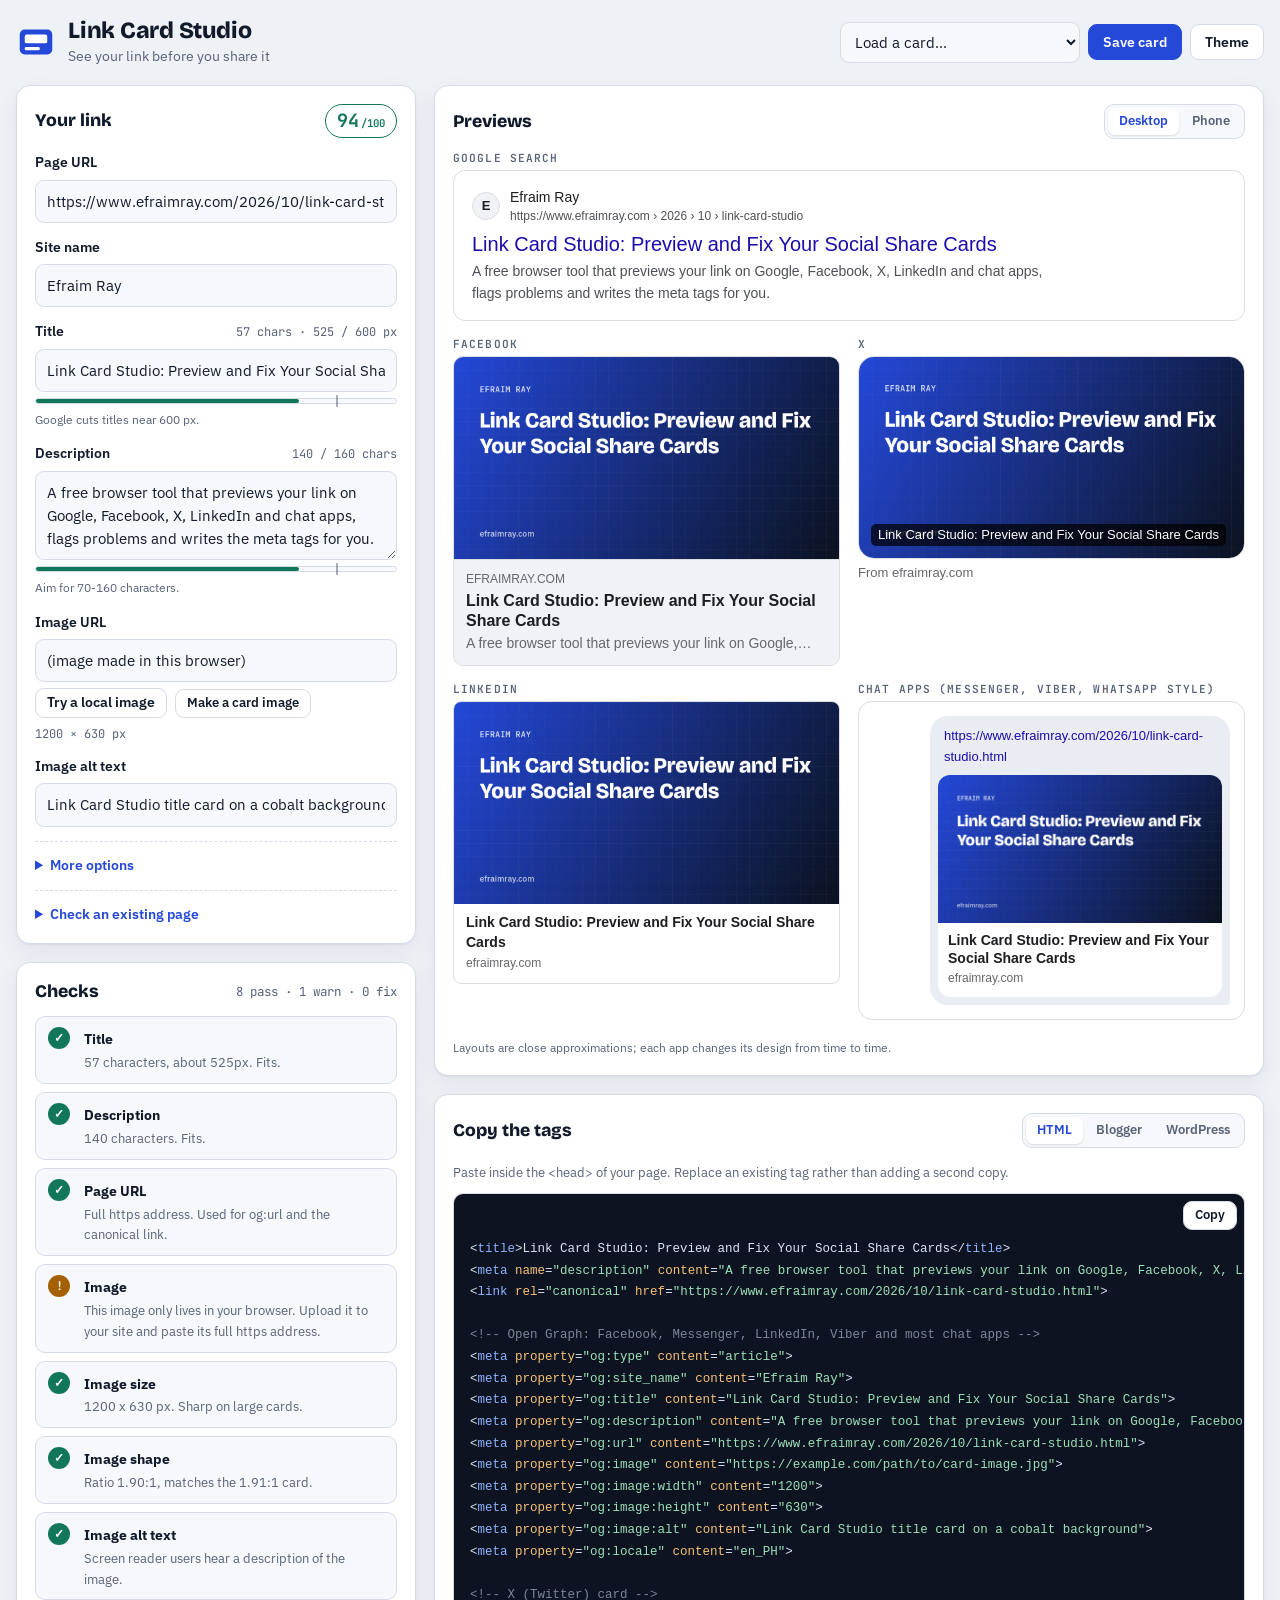
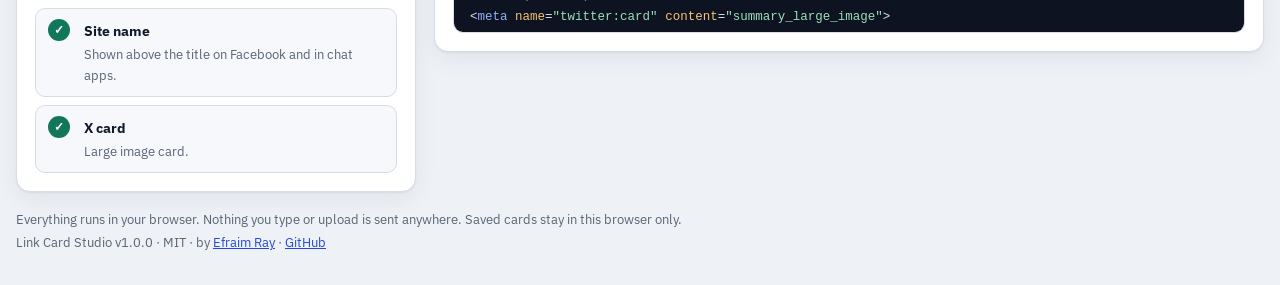
<file: index.html>
<!doctype html>
<html lang="en">
<head>
<meta charset="utf-8">
<meta name="viewport" content="width=device-width, initial-scale=1, viewport-fit=cover">
<title>Link Card Studio</title>
<meta name="description" content="Preview how a link looks on Google, Facebook, X, LinkedIn and chat apps, check it, and copy ready-made meta tags for HTML, Blogger or WordPress.">
<link rel="canonical" href="https://efraimray.github.io/link-card-studio/">
<meta property="og:type" content="website">
<meta property="og:site_name" content="Link Card Studio">
<meta property="og:title" content="Link Card Studio">
<meta property="og:description" content="Preview, check and generate social share cards and meta tags for HTML, Blogger and WordPress.">
<meta property="og:url" content="https://efraimray.github.io/link-card-studio/">
<meta property="og:image" content="https://efraimray.github.io/link-card-studio/.github/social-preview.jpg">
<meta property="og:image:alt" content="Link Card Studio: link previews and meta tag generator">
<meta name="twitter:card" content="summary_large_image">
<meta name="theme-color" content="#2448d8">
<link rel="icon" href="data:image/svg+xml,%3Csvg xmlns='http://www.w3.org/2000/svg' viewBox='0 0 32 32'%3E%3Crect x='3' y='6' width='26' height='20' rx='4' fill='%232448d8'/%3E%3Crect x='7' y='10' width='18' height='7' rx='1.5' fill='%23fff'/%3E%3Crect x='7' y='20' width='12' height='2.5' rx='1' fill='%23fff'/%3E%3C/svg%3E">
<link rel="preconnect" href="https://fonts.googleapis.com">
<link rel="preconnect" href="https://fonts.gstatic.com" crossorigin>
<link rel="stylesheet" href="https://fonts.googleapis.com/css2?family=Bricolage+Grotesque:opsz,wght@12..96,600;12..96,800&family=IBM+Plex+Sans:wght@400;500;600&family=JetBrains+Mono:wght@400;600&display=swap">
<link rel="stylesheet" href="css/styles.css">
</head>
<body>
<!--APP-START-->
<a class="skip" href="#lcs-main">Skip to the editor</a>
<div class="lcs" id="lcs-app">
  <header class="lcs-top">
    <div class="lcs-brand">
      <svg class="lcs-mark" viewBox="0 0 32 32" aria-hidden="true"><rect x="3" y="6" width="26" height="20" rx="4" fill="currentColor"/><rect x="7" y="10" width="18" height="7" rx="1.5" fill="var(--surface)"/><rect x="7" y="20" width="12" height="2.5" rx="1" fill="var(--surface)"/></svg>
      <div>
        <p class="lcs-name">Link Card Studio</p>
        <p class="lcs-tag">See your link before you share it</p>
      </div>
    </div>
    <div class="lcs-actions">
      <label class="lcs-sel"><span class="vh">Load a sample or saved card</span>
        <select id="lcs-load" aria-label="Load a sample or saved card"></select>
      </label>
      <button type="button" class="btn" id="lcs-save">Save card</button>
      <button type="button" class="btn btn-ghost" id="lcs-theme" aria-label="Switch light or dark theme">Theme</button>
    </div>
  </header>

  <main class="lcs-grid" id="lcs-main">
  <div class="col col-left">
    <!-- ============ EDITOR ============ -->
    <section class="panel lcs-editor" aria-labelledby="lcs-ed-h">
      <div class="panel-head">
        <h2 id="lcs-ed-h">Your link</h2>
        <span class="score" id="lcs-score" aria-live="polite"><b>0</b><small>/100</small></span>
      </div>

      <form id="lcs-form" class="form" novalidate>
        <div class="field">
          <label for="f-url">Page URL</label>
          <input id="f-url" name="url" type="url" inputmode="url" autocomplete="off" placeholder="https://example.com/page">
        </div>
        <div class="field">
          <label for="f-siteName">Site name</label>
          <input id="f-siteName" name="siteName" type="text" autocomplete="off" placeholder="Your business or blog name">
        </div>
        <div class="field">
          <div class="label-row"><label for="f-title">Title</label><span class="count" id="c-title">0</span></div>
          <input id="f-title" name="title" type="text" autocomplete="off" placeholder="What the page is about, key words first">
          <div class="ruler" aria-hidden="true"><div class="ruler-fill" id="r-title"></div><span class="ruler-mark"></span></div>
          <p class="hint" id="h-title">Google cuts titles near 600 px.</p>
        </div>
        <div class="field">
          <div class="label-row"><label for="f-description">Description</label><span class="count" id="c-description">0</span></div>
          <textarea id="f-description" name="description" rows="3" placeholder="One or two sentences that make people want to click"></textarea>
          <div class="ruler" aria-hidden="true"><div class="ruler-fill" id="r-description"></div><span class="ruler-mark"></span></div>
          <p class="hint" id="h-description">Aim for 70-160 characters.</p>
        </div>
        <div class="field">
          <label for="f-image">Image URL</label>
          <input id="f-image" name="image" type="url" inputmode="url" autocomplete="off" placeholder="https://example.com/card.jpg (1200 x 630)">
          <div class="img-tools">
            <label class="btn btn-small" for="f-file">Try a local image</label>
            <input id="f-file" type="file" accept="image/*" class="vh">
            <button type="button" class="btn btn-small" id="lcs-make">Make a card image</button>
            <span class="img-meta" id="lcs-imgmeta">No image</span>
          </div>
        </div>
        <div class="field">
          <label for="f-imageAlt">Image alt text</label>
          <input id="f-imageAlt" name="imageAlt" type="text" autocomplete="off" placeholder="Describe the image in a short sentence">
        </div>

        <details class="more">
          <summary>More options</summary>
          <div class="more-grid">
            <div class="field">
              <label for="f-type">Page type</label>
              <select id="f-type" name="type"><option value="website">website (home, service page)</option><option value="article">article (blog post, news)</option></select>
            </div>
            <div class="field">
              <label for="f-twitterCard">X card</label>
              <select id="f-twitterCard" name="twitterCard"><option value="summary_large_image">Large image</option><option value="summary">Small square</option></select>
            </div>
            <div class="field">
              <label for="f-twitterSite">X handle</label>
              <input id="f-twitterSite" name="twitterSite" type="text" autocomplete="off" placeholder="@yourname">
            </div>
            <div class="field">
              <label for="f-locale">Locale</label>
              <input id="f-locale" name="locale" type="text" autocomplete="off" placeholder="en_PH">
            </div>
            <div class="field">
              <label for="f-themeColor">Brand colour</label>
              <input id="f-themeColor" name="themeColor" type="text" autocomplete="off" placeholder="#2448d8">
            </div>
          </div>
        </details>

        <details class="more" id="lcs-import">
          <summary>Check an existing page</summary>
          <div class="field">
            <label for="f-source">Paste the page source (Ctrl+U in your browser, then copy)</label>
            <textarea id="f-source" rows="5" spellcheck="false" placeholder="&lt;html&gt;&lt;head&gt;&lt;title&gt;…"></textarea>
          </div>
          <button type="button" class="btn" id="lcs-read">Read the tags</button>
          <div class="found" id="lcs-found" aria-live="polite"></div>
        </details>
      </form>
    </section>

    <!-- ============ CHECKS ============ -->
    <section class="panel lcs-checks" aria-labelledby="lcs-ck-h">
      <div class="panel-head"><h2 id="lcs-ck-h">Checks</h2><span class="tally" id="lcs-tally"></span></div>
      <ul class="checks" id="lcs-checks"></ul>
    </section>
  </div>
  <div class="col col-right">
    <!-- ============ PREVIEWS ============ -->
    <section class="panel lcs-previews" aria-labelledby="lcs-pv-h">
      <div class="panel-head">
        <h2 id="lcs-pv-h">Previews</h2>
        <div class="seg" role="group" aria-label="Preview width">
          <button type="button" class="seg-btn" data-w="desktop" aria-pressed="true">Desktop</button>
          <button type="button" class="seg-btn" data-w="phone" aria-pressed="false">Phone</button>
        </div>
      </div>
      <div class="pv-wrap" id="lcs-pv" data-w="desktop">
        <article class="pv" aria-label="Google search preview">
          <p class="pv-label">Google search</p>
          <div class="g">
            <div class="g-src"><span class="g-fav" id="g-fav">E</span><span><span class="g-site" id="g-site"></span><span class="g-crumb" id="g-crumb"></span></span></div>
            <p class="g-title" id="g-title"></p>
            <p class="g-desc" id="g-desc"></p>
          </div>
        </article>

        <article class="pv" aria-label="Facebook and Messenger preview">
          <p class="pv-label">Facebook</p>
          <div class="fb">
            <div class="fb-img"><img id="fb-img" alt=""></div>
            <div class="fb-body">
              <p class="fb-host" id="fb-host"></p>
              <p class="fb-title" id="fb-title"></p>
              <p class="fb-desc" id="fb-desc"></p>
            </div>
          </div>
        </article>

        <article class="pv" aria-label="X preview">
          <p class="pv-label">X</p>
          <div class="x" id="x-card">
            <div class="x-img"><img id="x-img" alt=""><span class="x-over" id="x-over"></span></div>
            <p class="x-from" id="x-from"></p>
          </div>
        </article>

        <article class="pv" aria-label="LinkedIn preview">
          <p class="pv-label">LinkedIn</p>
          <div class="li">
            <div class="li-img"><img id="li-img" alt=""></div>
            <div class="li-body"><p class="li-title" id="li-title"></p><p class="li-host" id="li-host"></p></div>
          </div>
        </article>

        <article class="pv" aria-label="Chat app preview">
          <p class="pv-label">Chat apps (Messenger, Viber, WhatsApp style)</p>
          <div class="chat">
            <div class="chat-bubble">
              <p class="chat-url" id="chat-url"></p>
              <div class="chat-card">
                <div class="chat-img"><img id="chat-img" alt=""></div>
                <p class="chat-title" id="chat-title"></p>
                <p class="chat-host" id="chat-host"></p>
              </div>
            </div>
          </div>
        </article>
        <p class="pv-note">Layouts are close approximations; each app changes its design from time to time.</p>
      </div>
    </section>

    <!-- ============ CODE ============ -->
    <section class="panel lcs-code" aria-labelledby="lcs-cd-h">
      <div class="panel-head">
        <h2 id="lcs-cd-h">Copy the tags</h2>
        <div class="seg" role="tablist" aria-label="Output format">
          <button type="button" class="seg-btn" role="tab" data-out="html" aria-selected="true">HTML</button>
          <button type="button" class="seg-btn" role="tab" data-out="blogger" aria-selected="false">Blogger</button>
          <button type="button" class="seg-btn" role="tab" data-out="wordpress" aria-selected="false">WordPress</button>
        </div>
      </div>
      <p class="out-help" id="lcs-outhelp"></p>
      <div class="code-box">
        <button type="button" class="btn btn-small copy" id="lcs-copy">Copy</button>
        <pre id="lcs-out" tabindex="0"><code></code></pre>
      </div>
    </section>
  </div>
  </main>

  <footer class="lcs-foot">
    <p>Everything runs in your browser. Nothing you type or upload is sent anywhere. Saved cards stay in this browser only.</p>
    <p>Link Card Studio v1.0.0 · MIT · by <a href="https://www.efraimray.com/" target="_blank" rel="noopener">Efraim Ray</a> · <a href="https://github.com/EfraimRay/link-card-studio" target="_blank" rel="noopener">GitHub</a></p>
  </footer>
  <div class="toast" id="lcs-toast" role="status" aria-live="polite"></div>
</div>
<!--APP-END-->
<script src="js/core.js"></script>
<script src="js/app.js"></script>
</body>
</html>
</file>
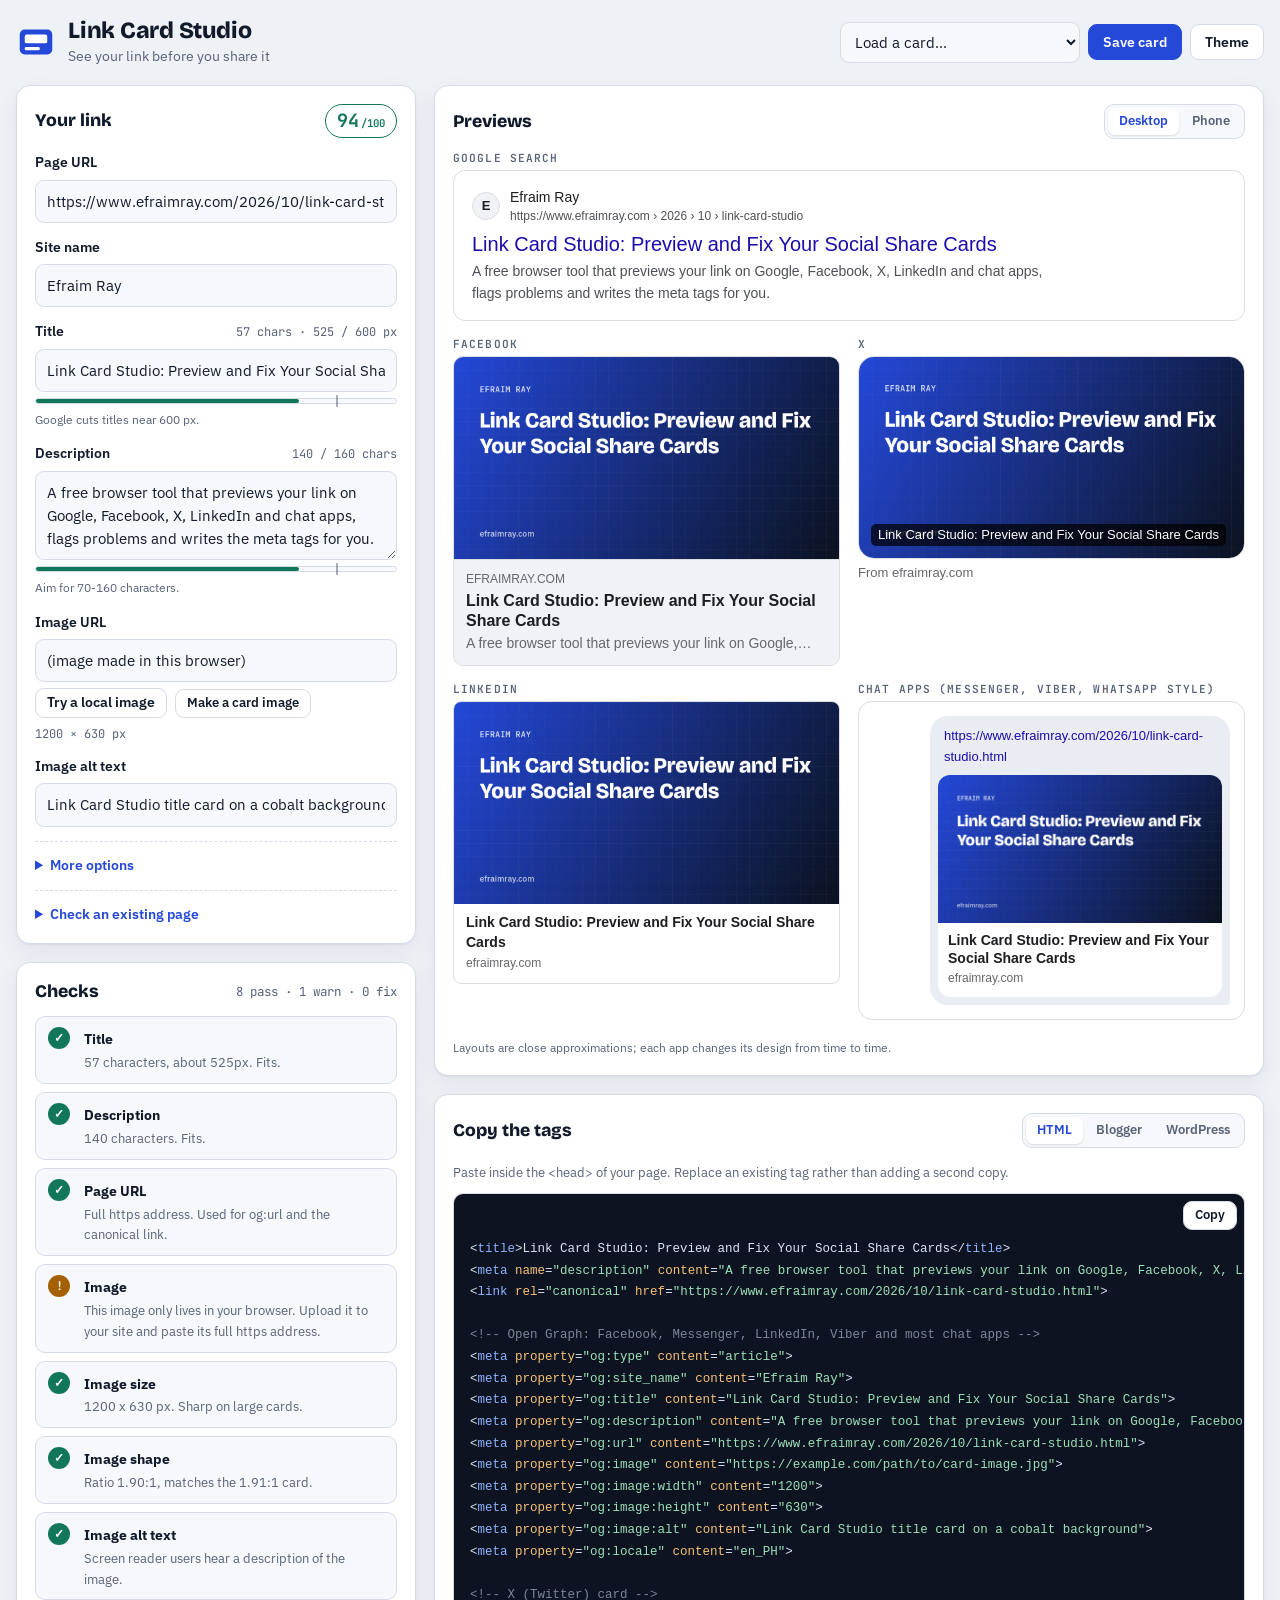
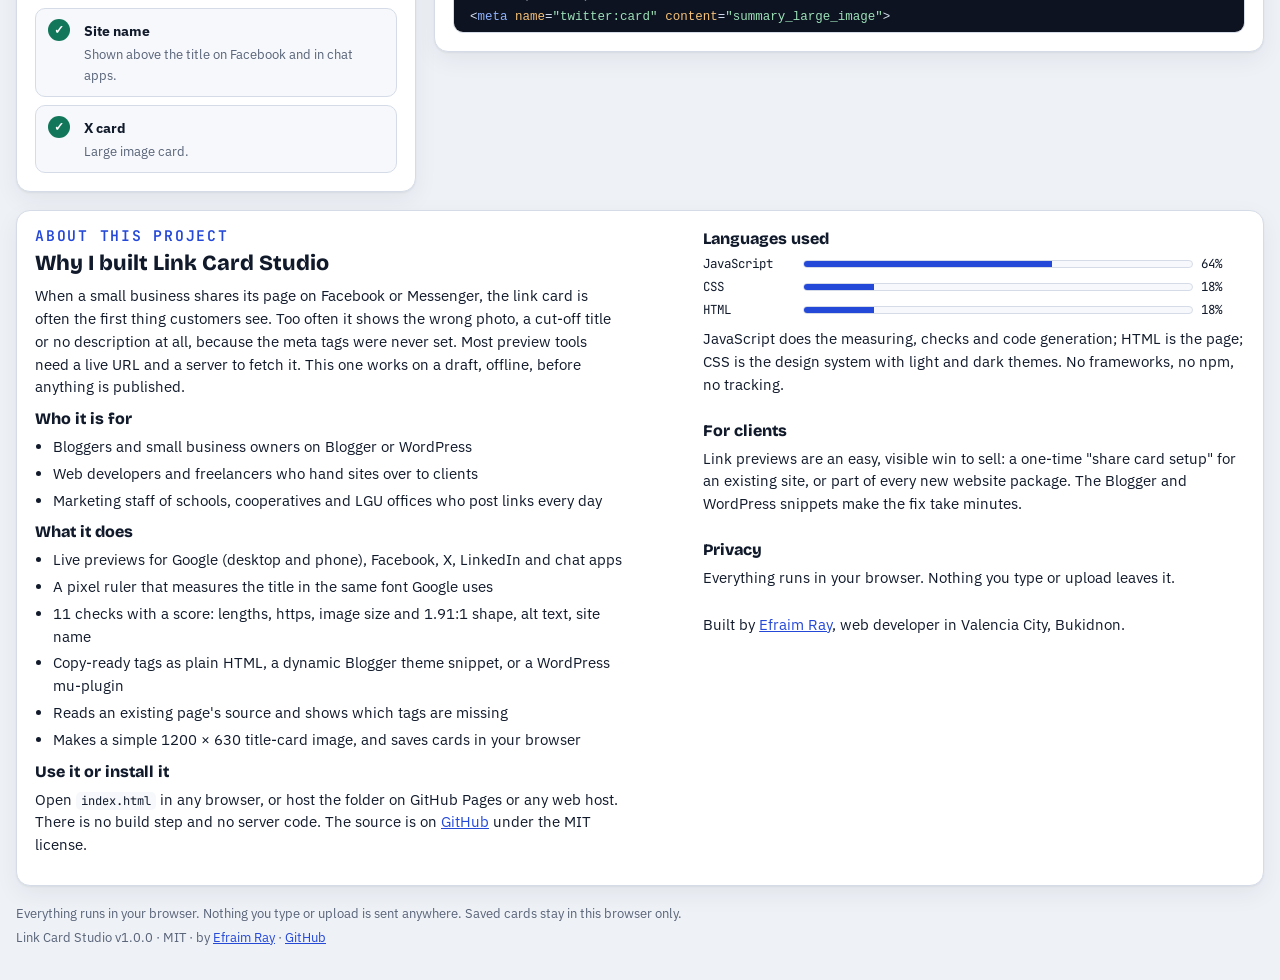
<file: demo/index.html>
<!doctype html>
<html lang="en">
<head>
<meta charset="utf-8">
<meta name="viewport" content="width=device-width, initial-scale=1, viewport-fit=cover">
<title>Showcase · Link Card Studio</title>
<meta name="description" content="Live demo of Link Card Studio: preview and fix social share cards, then copy meta tags for HTML, Blogger or WordPress.">
<link rel="preconnect" href="https://fonts.googleapis.com">
<link rel="preconnect" href="https://fonts.gstatic.com" crossorigin>
<link rel="stylesheet" href="https://fonts.googleapis.com/css2?family=Bricolage+Grotesque:opsz,wght@12..96,600;12..96,800&family=IBM+Plex+Sans:wght@400;500;600&family=JetBrains+Mono:wght@400;600&display=swap">
<style>
/*!
 * Link Card Studio - styles.css
 * Layout: a workbench. Editor on the left, live previews on the right,
 * checks and copy-ready code underneath. One accent (cobalt) for actions;
 * green / amber / red only for check states.
 */
:root {
  --bg: #eef1f6;
  --surface: #ffffff;
  --surface-2: #f6f8fb;
  --ink: #111a2b;
  --muted: #586378;
  --line: #d6dce7;
  --accent: #2448d8;
  --accent-ink: #ffffff;
  --accent-soft: rgba(36, 72, 216, 0.1);
  --pass: #12775a;
  --warn: #a35f00;
  --fail: #c0322a;
  --g-link: #1a0dab;
  --g-crumb: #4d5156;
  --pv-bg: #ffffff;
  --pv-ink: #1c1e21;
  --pv-muted: #65676b;
  --pv-line: #dadde1;
  --pv-panel: #f0f2f5;
  --chat-bubble: #e9ecf2;
  --shadow: 0 1px 2px rgba(17, 26, 43, 0.06), 0 8px 24px rgba(17, 26, 43, 0.06);
  --f-display: 'Bricolage Grotesque', 'Segoe UI', system-ui, sans-serif;
  --f-body: 'IBM Plex Sans', 'Segoe UI', system-ui, -apple-system, sans-serif;
  --f-mono: 'JetBrains Mono', Consolas, 'Courier New', monospace;
  --f-arial: Arial, Helvetica, sans-serif;
  --r: 14px;
  color-scheme: light;
}
@media (prefers-color-scheme: dark) {
  :root:not([data-theme="light"]) {
    --bg: #0b1019; --surface: #131a27; --surface-2: #182132; --ink: #e5eaf4; --muted: #95a1b8;
    --line: #26314a; --accent: #7d97ff; --accent-ink: #0b1019; --accent-soft: rgba(125, 151, 255, 0.14);
    --pass: #3fcf95; --warn: #f2b552; --fail: #ff7b70; --g-link: #99c3ff; --g-crumb: #bdc1c6;
    --pv-bg: #202124; --pv-ink: #e8eaed; --pv-muted: #9aa0a6; --pv-line: #3c4043; --pv-panel: #2a2b2e;
    --chat-bubble: #2a3142; --shadow: 0 1px 2px rgba(0, 0, 0, 0.3), 0 8px 24px rgba(0, 0, 0, 0.25);
    color-scheme: dark;
  }
}
:root[data-theme="dark"] {
  --bg: #0b1019; --surface: #131a27; --surface-2: #182132; --ink: #e5eaf4; --muted: #95a1b8;
  --line: #26314a; --accent: #7d97ff; --accent-ink: #0b1019; --accent-soft: rgba(125, 151, 255, 0.14);
  --pass: #3fcf95; --warn: #f2b552; --fail: #ff7b70; --g-link: #99c3ff; --g-crumb: #bdc1c6;
  --pv-bg: #202124; --pv-ink: #e8eaed; --pv-muted: #9aa0a6; --pv-line: #3c4043; --pv-panel: #2a2b2e;
  --chat-bubble: #2a3142; --shadow: 0 1px 2px rgba(0, 0, 0, 0.3), 0 8px 24px rgba(0, 0, 0, 0.25);
  color-scheme: dark;
}

*, *::before, *::after { box-sizing: border-box; }
html { -webkit-text-size-adjust: 100%; }
body {
  margin: 0; background: var(--bg); color: var(--ink);
  font: 15px/1.55 var(--f-body);
}
img { max-width: 100%; }
[hidden] { display: none !important; }
a { color: var(--accent); }
.vh { position: absolute !important; width: 1px; height: 1px; overflow: hidden; clip: rect(0 0 0 0); white-space: nowrap; }
.skip { position: absolute; left: 12px; top: -60px; background: var(--accent); color: var(--accent-ink); padding: 8px 14px; border-radius: 8px; z-index: 50; }
.skip:focus { top: 12px; }
:focus-visible { outline: 3px solid var(--accent); outline-offset: 2px; }

.lcs {
  max-width: 1280px; margin: 0 auto;
  padding-left: max(16px, env(safe-area-inset-left, 0px));
  padding-right: max(16px, env(safe-area-inset-right, 0px));
  padding-block: 18px 32px;
  display: grid; gap: 18px;
}

/* ---------- Top bar ---------- */
.lcs-top { display: flex; flex-wrap: wrap; align-items: center; justify-content: space-between; gap: 14px; }
.lcs-brand { display: flex; align-items: center; gap: 12px; min-width: 0; }
.lcs-mark { width: 40px; height: 40px; color: var(--accent); flex: none; }
.lcs-name { margin: 0; font: 800 1.45rem/1.1 var(--f-display); letter-spacing: -0.01em; }
.lcs-tag { margin: 2px 0 0; color: var(--muted); font-size: 0.86rem; }
.lcs-actions { display: flex; flex-wrap: wrap; gap: 8px; align-items: center; }

/* ---------- Buttons & inputs ---------- */
.btn {
  font: 600 0.88rem/1 var(--f-body); color: var(--accent-ink); background: var(--accent);
  border: 1px solid var(--accent); border-radius: 9px; padding: 10px 14px; cursor: pointer;
  display: inline-flex; align-items: center; gap: 6px; transition: transform .15s ease, opacity .15s ease;
}
.btn:hover { opacity: .92; }
.btn:active { transform: translateY(1px); }
.btn-ghost, .btn-small { background: var(--surface); color: var(--ink); border-color: var(--line); }
.btn-ghost:hover, .btn-small:hover { border-color: var(--accent); color: var(--accent); }
.btn-small { padding: 7px 11px; font-size: 0.8rem; }
select, input, textarea {
  font: inherit; color: var(--ink); background: var(--surface-2); width: 100%;
  border: 1px solid var(--line); border-radius: 9px; padding: 9px 11px;
}
textarea { resize: vertical; min-height: 64px; }
input:focus, textarea:focus, select:focus { border-color: var(--accent); outline: 2px solid var(--accent-soft); outline-offset: 0; }
.lcs-sel select { width: auto; max-width: 240px; padding: 9px 10px; }

/* ---------- Grid of panels ---------- */
.lcs-grid {
  display: grid; gap: 18px;
  grid-template-columns: minmax(0, 400px) minmax(0, 1fr);
  align-items: start;
}
.col { display: grid; gap: 18px; min-width: 0; align-content: start; }
.panel { background: var(--surface); border: 1px solid var(--line); border-radius: var(--r); box-shadow: var(--shadow); padding: 18px; min-width: 0; }
.panel-head { display: flex; flex-wrap: wrap; align-items: center; justify-content: space-between; gap: 10px; margin-bottom: 14px; }
.panel h2 { margin: 0; font: 800 1.1rem/1.2 var(--f-display); text-wrap: balance; }

/* ---------- Score ---------- */
.score { font: 600 0.8rem/1 var(--f-mono); display: inline-flex; align-items: baseline; gap: 2px; padding: 7px 11px; border-radius: 999px; border: 1px solid currentColor; color: var(--fail); font-variant-numeric: tabular-nums; }
.score b { font-size: 1.15rem; }
.score.is-warn { color: var(--warn); }
.score.is-pass { color: var(--pass); }

/* ---------- Form ---------- */
.form { display: grid; gap: 14px; }
.field { display: grid; gap: 6px; min-width: 0; }
.field label, .label-row label { font-weight: 600; font-size: 0.86rem; }
.label-row { display: flex; justify-content: space-between; align-items: baseline; gap: 8px; }
.count { font: 0.75rem var(--f-mono); color: var(--muted); font-variant-numeric: tabular-nums; }
.hint { margin: 0; font-size: 0.78rem; color: var(--muted); }
.hint.is-warn { color: var(--warn); }
.ruler { position: relative; height: 6px; border-radius: 6px; background: var(--surface-2); border: 1px solid var(--line); overflow: visible; }
.ruler-fill { height: 100%; width: 0; border-radius: 6px; background: var(--pass); transition: width .25s ease, background-color .25s ease; max-width: 100%; }
.ruler-fill.is-warn { background: var(--warn); }
.ruler-mark { position: absolute; top: -4px; bottom: -4px; left: 83.33%; width: 2px; background: var(--ink); opacity: .35; }
.img-tools { display: flex; flex-wrap: wrap; align-items: center; gap: 8px; }
.img-meta { font: 0.75rem var(--f-mono); color: var(--muted); }
.more { border-top: 1px dashed var(--line); padding-top: 12px; }
.more summary { cursor: pointer; font-weight: 600; font-size: 0.9rem; color: var(--accent); }
.more[open] summary { margin-bottom: 12px; }
.more-grid { display: grid; grid-template-columns: repeat(2, minmax(0, 1fr)); gap: 12px; }
#lcs-import .btn { margin-top: 10px; }
.found { display: flex; flex-wrap: wrap; gap: 6px; margin-top: 10px; }
.found:empty { display: none; }
.tagpill { font: 0.72rem var(--f-mono); padding: 3px 8px; border-radius: 999px; border: 1px solid var(--line); }
.tagpill.ok { color: var(--pass); border-color: currentColor; }
.tagpill.no { color: var(--fail); border-color: currentColor; text-decoration: line-through; }

/* ---------- Segmented controls ---------- */
.seg { display: inline-flex; gap: 2px; padding: 3px; border-radius: 10px; background: var(--surface-2); border: 1px solid var(--line); flex-wrap: wrap; }
.seg-btn { font: 600 0.8rem/1 var(--f-body); color: var(--muted); background: transparent; border: 0; border-radius: 7px; padding: 7px 11px; cursor: pointer; }
.seg-btn[aria-pressed="true"], .seg-btn[aria-selected="true"] { background: var(--surface); color: var(--accent); box-shadow: 0 1px 2px rgba(0, 0, 0, .12); }

/* ---------- Previews ---------- */
.pv-wrap { display: grid; gap: 18px; grid-template-columns: repeat(2, minmax(0, 1fr)); align-items: start; }
.pv-wrap[data-w="phone"] { grid-template-columns: minmax(0, 360px); justify-content: center; }
.pv-wrap .pv:first-child { grid-column: 1 / -1; }
.pv { margin: 0; min-width: 0; }
.pv-label { margin: 0 0 6px; font: 600 0.7rem/1 var(--f-mono); text-transform: uppercase; letter-spacing: .1em; color: var(--muted); }
.pv-note { grid-column: 1 / -1; margin: 0; font-size: 0.78rem; color: var(--muted); }
.pv img { display: block; width: 100%; height: 100%; object-fit: cover; }
.ph { width: 100%; height: 100%; display: grid; place-items: center; background: var(--pv-panel); color: var(--pv-muted); font: 0.78rem var(--f-mono); }

/* Google */
.g { background: var(--pv-bg); color: var(--pv-ink); border: 1px solid var(--pv-line); border-radius: 12px; padding: 16px 18px; font-family: var(--f-arial); }
.g-src { display: flex; align-items: center; gap: 10px; min-width: 0; }
.g-fav { width: 28px; height: 28px; border-radius: 50%; background: var(--pv-panel); border: 1px solid var(--pv-line); display: grid; place-items: center; font: 700 13px var(--f-arial); color: var(--pv-ink); flex: none; }
.g-src > span:last-child { min-width: 0; flex: 1; }
.g-site { display: block; font-size: 14px; line-height: 20px; color: var(--pv-ink); }
.g-crumb { display: block; font-size: 12px; line-height: 18px; color: var(--g-crumb); overflow: hidden; text-overflow: ellipsis; white-space: nowrap; max-width: min(520px, 100%); }
.g-title { margin: 6px 0 3px; font-size: 20px; line-height: 26px; color: var(--g-link); max-width: 600px; overflow-wrap: anywhere; }
.g-desc { margin: 0; font-size: 14px; line-height: 22px; color: var(--g-crumb); max-width: 600px; overflow-wrap: anywhere; }
.pv-wrap[data-w="phone"] .g-title { font-size: 18px; line-height: 24px; }

/* Facebook */
.fb { background: var(--pv-bg); color: var(--pv-ink); border: 1px solid var(--pv-line); border-radius: 10px; overflow: hidden; font-family: var(--f-arial); }
.fb-img { aspect-ratio: 1.91 / 1; background: var(--pv-panel); max-width: 100%; }
.fb-body { background: var(--pv-panel); padding: 10px 12px 12px; border-top: 1px solid var(--pv-line); }
.fb-host { margin: 0; font-size: 12px; color: var(--pv-muted); text-transform: uppercase; }
.fb-title { margin: 3px 0 2px; font-size: 16px; font-weight: 700; line-height: 20px; display: -webkit-box; -webkit-line-clamp: 2; -webkit-box-orient: vertical; overflow: hidden; }
.fb-desc { margin: 0; font-size: 14px; line-height: 20px; color: var(--pv-muted); display: -webkit-box; -webkit-line-clamp: 1; -webkit-box-orient: vertical; overflow: hidden; }

/* X */
.x { font-family: var(--f-arial); color: var(--pv-ink); }
.x-img { position: relative; aspect-ratio: 1.91 / 1; border-radius: 16px; overflow: hidden; border: 1px solid var(--pv-line); background: var(--pv-panel); max-width: 100%; }
.x-over { position: absolute; left: 12px; bottom: 12px; max-width: calc(100% - 24px); background: rgba(0, 0, 0, .72); color: #fff; font-size: 13px; line-height: 16px; padding: 3px 7px; border-radius: 5px; white-space: nowrap; overflow: hidden; text-overflow: ellipsis; }
.x-from { margin: 4px 0 0; font-size: 13px; color: var(--pv-muted); }
.x.is-summary { display: grid; grid-template-columns: 110px minmax(0, 1fr); border: 1px solid var(--pv-line); border-radius: 16px; overflow: hidden; background: var(--pv-bg); }
.x.is-summary .x-img { aspect-ratio: 1 / 1; border: 0; border-radius: 0; border-right: 1px solid var(--pv-line); }
.x.is-summary .x-over { position: static; background: none; color: var(--pv-ink); padding: 0; white-space: normal; font-size: 15px; }
.x.is-summary .x-from { align-self: center; padding: 0 12px; }

/* LinkedIn */
.li { background: var(--pv-bg); color: var(--pv-ink); border: 1px solid var(--pv-line); border-radius: 8px; overflow: hidden; font-family: var(--f-arial); }
.li-img { aspect-ratio: 1.91 / 1; background: var(--pv-panel); max-width: 100%; }
.li-body { padding: 8px 12px 10px; }
.li-title { margin: 0; font-size: 14px; font-weight: 600; line-height: 20px; display: -webkit-box; -webkit-line-clamp: 2; -webkit-box-orient: vertical; overflow: hidden; }
.li-host { margin: 2px 0 0; font-size: 12px; color: var(--pv-muted); }

/* Chat */
.chat { background: var(--pv-bg); border: 1px solid var(--pv-line); border-radius: 14px; padding: 14px; font-family: var(--f-arial); }
.chat-bubble { margin-left: auto; max-width: 300px; background: var(--chat-bubble); color: var(--pv-ink); border-radius: 18px 18px 4px 18px; padding: 8px; }
.chat-url { margin: 2px 6px 8px; font-size: 13px; color: var(--g-link); overflow-wrap: anywhere; }
.chat-card { background: var(--pv-bg); border-radius: 12px; overflow: hidden; }
.chat-img { aspect-ratio: 1.91 / 1; background: var(--pv-panel); max-width: 100%; }
.chat-title { margin: 8px 10px 2px; font-size: 14px; font-weight: 700; line-height: 18px; display: -webkit-box; -webkit-line-clamp: 2; -webkit-box-orient: vertical; overflow: hidden; }
.chat-host { margin: 0 10px 9px; font-size: 12px; color: var(--pv-muted); }

/* ---------- Checks ---------- */
.tally { font: 0.78rem var(--f-mono); color: var(--muted); }
.checks { list-style: none; margin: 0; padding: 0; display: grid; gap: 8px; }
.check { display: grid; grid-template-columns: 26px minmax(0, 1fr); gap: 10px; align-items: start; padding: 10px 12px; border-radius: 10px; background: var(--surface-2); border: 1px solid var(--line); }
.check .ic { width: 22px; height: 22px; border-radius: 50%; display: grid; place-items: center; font: 700 0.75rem/1 var(--f-mono); color: var(--surface); }
.check.pass .ic { background: var(--pass); }
.check.warn .ic { background: var(--warn); }
.check.fail .ic { background: var(--fail); }
.check b { font-size: 0.88rem; }
.check p { margin: 1px 0 0; font-size: 0.84rem; color: var(--muted); }

/* ---------- Code ---------- */
.out-help { margin: 0 0 10px; font-size: 0.84rem; color: var(--muted); }
.code-box { position: relative; }
.code-box pre {
  margin: 0; max-height: 440px; overflow: auto; padding: 16px; padding-top: 44px; border-radius: 10px;
  background: #0d1320; color: #dbe4f5; border: 1px solid var(--line);
  font: 12.5px/1.65 var(--f-mono); white-space: pre; tab-size: 4;
}
.code-box .copy { position: absolute; top: 8px; right: 8px; }
.tok-tag { color: #8fb3ff; } .tok-attr { color: #f6c177; } .tok-str { color: #9ce0b8; } .tok-com { color: #7c879c; }

/* ---------- Footer & toast ---------- */
.lcs-foot { display: grid; gap: 4px; font-size: 0.8rem; color: var(--muted); }
.lcs-foot p { margin: 0; }
.toast {
  position: fixed; left: 50%; bottom: calc(18px + env(safe-area-inset-bottom, 0px)); transform: translate(-50%, 20px);
  background: var(--ink); color: var(--bg); padding: 10px 16px; border-radius: 10px; font-size: 0.88rem;
  opacity: 0; pointer-events: none; transition: opacity .2s ease, transform .2s ease; max-width: calc(100% - 32px);
}
.toast.show { opacity: 1; transform: translate(-50%, 0); }

/* ---------- Responsive ---------- */
@media (max-width: 1000px) {
  .lcs-grid { grid-template-columns: minmax(0, 1fr); }
  .col { display: contents; }
  .lcs-editor { order: 1; } .lcs-previews { order: 2; } .lcs-checks { order: 3; } .lcs-code { order: 4; }
}
@media (max-width: 640px) {
  .pv-wrap { grid-template-columns: minmax(0, 1fr); }
  .more-grid { grid-template-columns: minmax(0, 1fr); }
  .panel { padding: 14px; }
  .lcs-sel select { max-width: 100%; }
  .lcs-actions { width: 100%; }
  .lcs-sel { flex: 1 1 100%; }
  .lcs-sel select { width: 100%; }
}
@media (prefers-reduced-motion: reduce) {
  * { transition: none !important; animation: none !important; }
}

/* ---------- About this project (showcase page only) ---------- */
.about { display: grid; gap: 18px; grid-template-columns: minmax(0, 1.2fr) minmax(0, 1fr); }
.about h2 { margin: 0 0 8px; font: 800 1.35rem/1.2 var(--f-display); text-wrap: balance; }
.about h3 { margin: 0 0 6px; font: 800 1rem/1.3 var(--f-display); }
.about p, .about li { font-size: 0.92rem; max-width: 65ch; }
.about p { margin: 0 0 10px; }
.about ul { margin: 0 0 10px; padding-left: 18px; display: grid; gap: 4px; }
.about-eyebrow { font: 600 0.7rem/1 var(--f-mono); letter-spacing: .12em; text-transform: uppercase; color: var(--accent); margin: 0 0 8px !important; }
.about-side { display: grid; gap: 14px; align-content: start; }
.langs { display: grid; gap: 6px; margin: 6px 0 10px; }
.lang { display: grid; grid-template-columns: 92px minmax(0, 1fr) 44px; gap: 8px; align-items: center; font: 0.78rem var(--f-mono); font-variant-numeric: tabular-nums; }
.lang-bar { height: 8px; border-radius: 8px; background: var(--surface-2); border: 1px solid var(--line); overflow: hidden; }
.lang-bar span { display: block; height: 100%; background: var(--accent); }
.about code { font: 0.82em var(--f-mono); background: var(--surface-2); padding: 1px 5px; border-radius: 5px; }
@media (max-width: 800px) { .about { grid-template-columns: minmax(0, 1fr); } }

</style>
</head>
<body>

<a class="skip" href="#lcs-main">Skip to the editor</a>
<div class="lcs" id="lcs-app">
  <header class="lcs-top">
    <div class="lcs-brand">
      <svg class="lcs-mark" viewBox="0 0 32 32" aria-hidden="true"><rect x="3" y="6" width="26" height="20" rx="4" fill="currentColor"/><rect x="7" y="10" width="18" height="7" rx="1.5" fill="var(--surface)"/><rect x="7" y="20" width="12" height="2.5" rx="1" fill="var(--surface)"/></svg>
      <div>
        <p class="lcs-name">Link Card Studio</p>
        <p class="lcs-tag">See your link before you share it</p>
      </div>
    </div>
    <div class="lcs-actions">
      <label class="lcs-sel"><span class="vh">Load a sample or saved card</span>
        <select id="lcs-load" aria-label="Load a sample or saved card"></select>
      </label>
      <button type="button" class="btn" id="lcs-save">Save card</button>
      <button type="button" class="btn btn-ghost" id="lcs-theme" aria-label="Switch light or dark theme">Theme</button>
    </div>
  </header>

  <main class="lcs-grid" id="lcs-main">
  <div class="col col-left">
    <!-- ============ EDITOR ============ -->
    <section class="panel lcs-editor" aria-labelledby="lcs-ed-h">
      <div class="panel-head">
        <h2 id="lcs-ed-h">Your link</h2>
        <span class="score" id="lcs-score" aria-live="polite"><b>0</b><small>/100</small></span>
      </div>

      <form id="lcs-form" class="form" novalidate>
        <div class="field">
          <label for="f-url">Page URL</label>
          <input id="f-url" name="url" type="url" inputmode="url" autocomplete="off" placeholder="https://example.com/page">
        </div>
        <div class="field">
          <label for="f-siteName">Site name</label>
          <input id="f-siteName" name="siteName" type="text" autocomplete="off" placeholder="Your business or blog name">
        </div>
        <div class="field">
          <div class="label-row"><label for="f-title">Title</label><span class="count" id="c-title">0</span></div>
          <input id="f-title" name="title" type="text" autocomplete="off" placeholder="What the page is about, key words first">
          <div class="ruler" aria-hidden="true"><div class="ruler-fill" id="r-title"></div><span class="ruler-mark"></span></div>
          <p class="hint" id="h-title">Google cuts titles near 600 px.</p>
        </div>
        <div class="field">
          <div class="label-row"><label for="f-description">Description</label><span class="count" id="c-description">0</span></div>
          <textarea id="f-description" name="description" rows="3" placeholder="One or two sentences that make people want to click"></textarea>
          <div class="ruler" aria-hidden="true"><div class="ruler-fill" id="r-description"></div><span class="ruler-mark"></span></div>
          <p class="hint" id="h-description">Aim for 70-160 characters.</p>
        </div>
        <div class="field">
          <label for="f-image">Image URL</label>
          <input id="f-image" name="image" type="url" inputmode="url" autocomplete="off" placeholder="https://example.com/card.jpg (1200 x 630)">
          <div class="img-tools">
            <label class="btn btn-small" for="f-file">Try a local image</label>
            <input id="f-file" type="file" accept="image/*" class="vh">
            <button type="button" class="btn btn-small" id="lcs-make">Make a card image</button>
            <span class="img-meta" id="lcs-imgmeta">No image</span>
          </div>
        </div>
        <div class="field">
          <label for="f-imageAlt">Image alt text</label>
          <input id="f-imageAlt" name="imageAlt" type="text" autocomplete="off" placeholder="Describe the image in a short sentence">
        </div>

        <details class="more">
          <summary>More options</summary>
          <div class="more-grid">
            <div class="field">
              <label for="f-type">Page type</label>
              <select id="f-type" name="type"><option value="website">website (home, service page)</option><option value="article">article (blog post, news)</option></select>
            </div>
            <div class="field">
              <label for="f-twitterCard">X card</label>
              <select id="f-twitterCard" name="twitterCard"><option value="summary_large_image">Large image</option><option value="summary">Small square</option></select>
            </div>
            <div class="field">
              <label for="f-twitterSite">X handle</label>
              <input id="f-twitterSite" name="twitterSite" type="text" autocomplete="off" placeholder="@yourname">
            </div>
            <div class="field">
              <label for="f-locale">Locale</label>
              <input id="f-locale" name="locale" type="text" autocomplete="off" placeholder="en_PH">
            </div>
            <div class="field">
              <label for="f-themeColor">Brand colour</label>
              <input id="f-themeColor" name="themeColor" type="text" autocomplete="off" placeholder="#2448d8">
            </div>
          </div>
        </details>

        <details class="more" id="lcs-import">
          <summary>Check an existing page</summary>
          <div class="field">
            <label for="f-source">Paste the page source (Ctrl+U in your browser, then copy)</label>
            <textarea id="f-source" rows="5" spellcheck="false" placeholder="&lt;html&gt;&lt;head&gt;&lt;title&gt;…"></textarea>
          </div>
          <button type="button" class="btn" id="lcs-read">Read the tags</button>
          <div class="found" id="lcs-found" aria-live="polite"></div>
        </details>
      </form>
    </section>

    <!-- ============ CHECKS ============ -->
    <section class="panel lcs-checks" aria-labelledby="lcs-ck-h">
      <div class="panel-head"><h2 id="lcs-ck-h">Checks</h2><span class="tally" id="lcs-tally"></span></div>
      <ul class="checks" id="lcs-checks"></ul>
    </section>
  </div>
  <div class="col col-right">
    <!-- ============ PREVIEWS ============ -->
    <section class="panel lcs-previews" aria-labelledby="lcs-pv-h">
      <div class="panel-head">
        <h2 id="lcs-pv-h">Previews</h2>
        <div class="seg" role="group" aria-label="Preview width">
          <button type="button" class="seg-btn" data-w="desktop" aria-pressed="true">Desktop</button>
          <button type="button" class="seg-btn" data-w="phone" aria-pressed="false">Phone</button>
        </div>
      </div>
      <div class="pv-wrap" id="lcs-pv" data-w="desktop">
        <article class="pv" aria-label="Google search preview">
          <p class="pv-label">Google search</p>
          <div class="g">
            <div class="g-src"><span class="g-fav" id="g-fav">E</span><span><span class="g-site" id="g-site"></span><span class="g-crumb" id="g-crumb"></span></span></div>
            <p class="g-title" id="g-title"></p>
            <p class="g-desc" id="g-desc"></p>
          </div>
        </article>

        <article class="pv" aria-label="Facebook and Messenger preview">
          <p class="pv-label">Facebook</p>
          <div class="fb">
            <div class="fb-img"><img id="fb-img" alt=""></div>
            <div class="fb-body">
              <p class="fb-host" id="fb-host"></p>
              <p class="fb-title" id="fb-title"></p>
              <p class="fb-desc" id="fb-desc"></p>
            </div>
          </div>
        </article>

        <article class="pv" aria-label="X preview">
          <p class="pv-label">X</p>
          <div class="x" id="x-card">
            <div class="x-img"><img id="x-img" alt=""><span class="x-over" id="x-over"></span></div>
            <p class="x-from" id="x-from"></p>
          </div>
        </article>

        <article class="pv" aria-label="LinkedIn preview">
          <p class="pv-label">LinkedIn</p>
          <div class="li">
            <div class="li-img"><img id="li-img" alt=""></div>
            <div class="li-body"><p class="li-title" id="li-title"></p><p class="li-host" id="li-host"></p></div>
          </div>
        </article>

        <article class="pv" aria-label="Chat app preview">
          <p class="pv-label">Chat apps (Messenger, Viber, WhatsApp style)</p>
          <div class="chat">
            <div class="chat-bubble">
              <p class="chat-url" id="chat-url"></p>
              <div class="chat-card">
                <div class="chat-img"><img id="chat-img" alt=""></div>
                <p class="chat-title" id="chat-title"></p>
                <p class="chat-host" id="chat-host"></p>
              </div>
            </div>
          </div>
        </article>
        <p class="pv-note">Layouts are close approximations; each app changes its design from time to time.</p>
      </div>
    </section>

    <!-- ============ CODE ============ -->
    <section class="panel lcs-code" aria-labelledby="lcs-cd-h">
      <div class="panel-head">
        <h2 id="lcs-cd-h">Copy the tags</h2>
        <div class="seg" role="tablist" aria-label="Output format">
          <button type="button" class="seg-btn" role="tab" data-out="html" aria-selected="true">HTML</button>
          <button type="button" class="seg-btn" role="tab" data-out="blogger" aria-selected="false">Blogger</button>
          <button type="button" class="seg-btn" role="tab" data-out="wordpress" aria-selected="false">WordPress</button>
        </div>
      </div>
      <p class="out-help" id="lcs-outhelp"></p>
      <div class="code-box">
        <button type="button" class="btn btn-small copy" id="lcs-copy">Copy</button>
        <pre id="lcs-out" tabindex="0"><code></code></pre>
      </div>
    </section>
  </div>
  </main>

<section class="panel about" id="about" aria-labelledby="about-h">
  <div>
    <p class="about-eyebrow">About this project</p>
    <h2 id="about-h">Why I built Link Card Studio</h2>
    <p>When a small business shares its page on Facebook or Messenger, the link card is often the first thing customers see. Too often it shows the wrong photo, a cut-off title or no description at all, because the meta tags were never set. Most preview tools need a live URL and a server to fetch it. This one works on a draft, offline, before anything is published.</p>
    <h3>Who it is for</h3>
    <ul>
      <li>Bloggers and small business owners on Blogger or WordPress</li>
      <li>Web developers and freelancers who hand sites over to clients</li>
      <li>Marketing staff of schools, cooperatives and LGU offices who post links every day</li>
    </ul>
    <h3>What it does</h3>
    <ul>
      <li>Live previews for Google (desktop and phone), Facebook, X, LinkedIn and chat apps</li>
      <li>A pixel ruler that measures the title in the same font Google uses</li>
      <li>11 checks with a score: lengths, https, image size and 1.91:1 shape, alt text, site name</li>
      <li>Copy-ready tags as plain HTML, a dynamic Blogger theme snippet, or a WordPress mu-plugin</li>
      <li>Reads an existing page's source and shows which tags are missing</li>
      <li>Makes a simple 1200 &times; 630 title-card image, and saves cards in your browser</li>
    </ul>
    <h3>Use it or install it</h3>
    <p>Open <code>index.html</code> in any browser, or host the folder on GitHub Pages or any web host. There is no build step and no server code. The source is on <a href="https://github.com/EfraimRay/link-card-studio" target="_blank" rel="noopener">GitHub</a> under the MIT license.</p>
  </div>
  <div class="about-side">
    <div>
      <h3>Languages used</h3>
      <div class="langs"><div class="lang"><span>JavaScript</span><span class="lang-bar"><span style="width:64%"></span></span><span>64%</span></div><div class="lang"><span>CSS</span><span class="lang-bar"><span style="width:18%"></span></span><span>18%</span></div><div class="lang"><span>HTML</span><span class="lang-bar"><span style="width:18%"></span></span><span>18%</span></div></div>
      <p>JavaScript does the measuring, checks and code generation; HTML is the page; CSS is the design system with light and dark themes. No frameworks, no npm, no tracking.</p>
    </div>
    <div>
      <h3>For clients</h3>
      <p>Link previews are an easy, visible win to sell: a one-time "share card setup" for an existing site, or part of every new website package. The Blogger and WordPress snippets make the fix take minutes.</p>
    </div>
    <div>
      <h3>Privacy</h3>
      <p>Everything runs in your browser. Nothing you type or upload leaves it.</p>
    </div>
    <p>Built by <a href="https://www.efraimray.com/" target="_blank" rel="noopener">Efraim Ray</a>, web developer in Valencia City, Bukidnon.</p>
  </div>
</section>

  <footer class="lcs-foot">
    <p>Everything runs in your browser. Nothing you type or upload is sent anywhere. Saved cards stay in this browser only.</p>
    <p>Link Card Studio v1.0.0 · MIT · by <a href="https://www.efraimray.com/" target="_blank" rel="noopener">Efraim Ray</a> · <a href="https://github.com/EfraimRay/link-card-studio" target="_blank" rel="noopener">GitHub</a></p>
  </footer>
  <div class="toast" id="lcs-toast" role="status" aria-live="polite"></div>
</div>

<script>
/*!
 * Link Card Studio - core.js
 * Pure logic: no DOM access except the optional DOMParser passed to parseHead().
 * Works in the browser (window.LinkCard) and in Node (module.exports) for tests.
 * MIT (c) 2026 Efraim Ray - https://www.efraimray.com/
 */
(function (root) {
  'use strict';

  /** Approximate limits used by search and social previews (they change; treat as guides). */
  var LIMITS = {
    titleChars: { min: 30, max: 60 },
    descChars: { min: 70, max: 160 },
    titlePx: 600,        // Google desktop title, Arial 20px
    descPx: 920,         // Google desktop description, about two lines of Arial 14px
    imageBest: { w: 1200, h: 630 },
    imageMin: { w: 600, h: 315 },
    ratio: 1.91,
    ratioTolerance: 0.06
  };

  /** Escape text for an HTML attribute or text node. */
  function esc(value) {
    return String(value == null ? '' : value)
      .replace(/&/g, '&amp;')
      .replace(/</g, '&lt;')
      .replace(/>/g, '&gt;')
      .replace(/"/g, '&quot;')
      .replace(/'/g, '&#39;');
  }

  /** Escape text for a single-quoted PHP string. */
  function phpStr(value) {
    return "'" + String(value == null ? '' : value).replace(/\\/g, '\\\\').replace(/'/g, "\\'") + "'";
  }

  function clean(value) {
    return String(value == null ? '' : value).replace(/\s+/g, ' ').trim();
  }

  function parseUrl(u) {
    try {
      var x = new URL(String(u || '').trim());
      if (x.protocol === 'https:' || x.protocol === 'http:') return x;
    } catch (e) { /* not a URL */ }
    return null;
  }

  function isAbsUrl(u) { return !!parseUrl(u); }

  function isDataUrl(u) { return /^data:image\//i.test(String(u || '')); }

  /** "www.example.com" -> "example.com" */
  function hostOf(u) {
    var x = parseUrl(u);
    return x ? x.hostname.replace(/^www\./i, '') : '';
  }

  /** Google-style breadcrumb: "https://example.com › blog › post-name" */
  function breadcrumb(u) {
    var x = parseUrl(u);
    if (!x) return '';
    var parts = x.pathname.split('/').filter(Boolean).map(function (p) {
      return decodeURIComponent(p).replace(/\.html?$/i, '');
    });
    return [x.protocol + '//' + x.hostname].concat(parts.slice(0, 3)).join(' \u203A ');
  }

  /**
   * Cut text so it fits maxPx, ending at a word boundary with an ellipsis.
   * measure(text) must return the rendered width in pixels.
   */
  function truncateToWidth(text, maxPx, measure) {
    text = clean(text);
    var full = measure(text);
    if (full <= maxPx) return { text: text, truncated: false, width: full };
    var ell = ' \u2026';
    var lo = 0, hi = text.length;
    while (lo < hi) {               // binary search for the longest prefix that fits
      var mid = Math.ceil((lo + hi) / 2);
      if (measure(text.slice(0, mid) + ell) <= maxPx) lo = mid; else hi = mid - 1;
    }
    var cut = text.slice(0, lo);
    var space = cut.lastIndexOf(' ');
    if (space > lo * 0.6) cut = cut.slice(0, space);
    cut = cut.replace(/[\s,.;:\-\u2013\u2014|]+$/, '');
    return { text: cut + ell, truncated: true, width: full };
  }

  /** Build the list of head tags for a card. Returns an array of HTML lines. */
  function buildTags(card) {
    var c = normalize(card);
    var lines = [];
    var img = c.image && !isDataUrl(c.image) ? c.image : 'https://example.com/path/to/card-image.jpg';
    if (c.title) lines.push('<title>' + esc(c.title) + '</title>');
    if (c.description) lines.push('<meta name="description" content="' + esc(c.description) + '">');
    if (c.url) lines.push('<link rel="canonical" href="' + esc(c.url) + '">');
    lines.push('');
    lines.push('<!-- Open Graph: Facebook, Messenger, LinkedIn, Viber and most chat apps -->');
    lines.push('<meta property="og:type" content="' + esc(c.type) + '">');
    if (c.siteName) lines.push('<meta property="og:site_name" content="' + esc(c.siteName) + '">');
    if (c.title) lines.push('<meta property="og:title" content="' + esc(c.title) + '">');
    if (c.description) lines.push('<meta property="og:description" content="' + esc(c.description) + '">');
    if (c.url) lines.push('<meta property="og:url" content="' + esc(c.url) + '">');
    lines.push('<meta property="og:image" content="' + esc(img) + '">');
    if (c.imageWidth && c.imageHeight) {
      lines.push('<meta property="og:image:width" content="' + c.imageWidth + '">');
      lines.push('<meta property="og:image:height" content="' + c.imageHeight + '">');
    }
    if (c.imageAlt) lines.push('<meta property="og:image:alt" content="' + esc(c.imageAlt) + '">');
    if (c.locale) lines.push('<meta property="og:locale" content="' + esc(c.locale) + '">');
    lines.push('');
    lines.push('<!-- X (Twitter) card -->');
    lines.push('<meta name="twitter:card" content="' + esc(c.twitterCard) + '">');
    if (c.twitterSite) lines.push('<meta name="twitter:site" content="' + esc(c.twitterSite) + '">');
    if (c.title) lines.push('<meta name="twitter:title" content="' + esc(c.title) + '">');
    if (c.description) lines.push('<meta name="twitter:description" content="' + esc(c.description) + '">');
    lines.push('<meta name="twitter:image" content="' + esc(img) + '">');
    if (c.imageAlt) lines.push('<meta name="twitter:image:alt" content="' + esc(c.imageAlt) + '">');
    if (c.themeColor) {
      lines.push('');
      lines.push('<meta name="theme-color" content="' + esc(c.themeColor) + '">');
    }
    return lines;
  }

  /** Fill defaults and trim every field. */
  function normalize(card) {
    card = card || {};
    var handle = clean(card.twitterSite);
    if (handle && handle.charAt(0) !== '@') handle = '@' + handle;
    return {
      title: clean(card.title),
      description: clean(card.description),
      url: clean(card.url),
      siteName: clean(card.siteName),
      image: String(card.image || '').trim(),
      imageAlt: clean(card.imageAlt),
      imageWidth: parseInt(card.imageWidth, 10) || 0,
      imageHeight: parseInt(card.imageHeight, 10) || 0,
      type: card.type === 'article' ? 'article' : 'website',
      twitterCard: card.twitterCard === 'summary' ? 'summary' : 'summary_large_image',
      twitterSite: handle,
      locale: clean(card.locale) || 'en_PH',
      themeColor: /^#[0-9a-f]{3,8}$/i.test(clean(card.themeColor)) ? clean(card.themeColor) : ''
    };
  }

  /**
   * Check a card. m = { titlePx, descPx } measured widths (optional).
   * Returns { score, checks: [{ id, level: 'pass'|'warn'|'fail', label, msg }] }.
   */
  function checkCard(card, m) {
    var c = normalize(card);
    m = m || {};
    var out = [];
    function add(id, level, label, msg) { out.push({ id: id, level: level, label: label, msg: msg }); }
    var tl = c.title.length, dl = c.description.length;

    if (!tl) add('title', 'fail', 'Title', 'Add a title. Every preview uses it as the headline.');
    else if (m.titlePx > LIMITS.titlePx) add('title', 'warn', 'Title', 'About ' + Math.round(m.titlePx) + 'px wide. Google cuts titles near ' + LIMITS.titlePx + 'px, so move the key words to the front.');
    else if (tl < LIMITS.titleChars.min) add('title', 'warn', 'Title', tl + ' characters. A title of 30-60 characters usually describes the page better.');
    else if (tl > LIMITS.titleChars.max) add('title', 'warn', 'Title', tl + ' characters. It fits the pixel width, but over 60 characters often gets cut on phones.');
    else add('title', 'pass', 'Title', tl + ' characters' + (m.titlePx ? ', about ' + Math.round(m.titlePx) + 'px' : '') + '. Fits.');

    if (!dl) add('desc', 'fail', 'Description', 'Add a description. Without one, sites pick random text from the page.');
    else if (dl < LIMITS.descChars.min) add('desc', 'warn', 'Description', dl + ' characters. Add detail; 70-160 characters works best.');
    else if (dl > LIMITS.descChars.max || m.descPx > LIMITS.descPx) add('desc', 'warn', 'Description', dl + ' characters. Search results will cut it near 155-160 characters.');
    else add('desc', 'pass', 'Description', dl + ' characters. Fits.');

    if (!c.url) add('url', 'fail', 'Page URL', 'Add the full page address, starting with https://');
    else if (!isAbsUrl(c.url)) add('url', 'fail', 'Page URL', 'Use a full address such as https://example.com/page, not a relative path.');
    else if (/^http:/i.test(c.url)) add('url', 'warn', 'Page URL', 'The address uses http://. Switch to https:// so browsers and apps trust it.');
    else add('url', 'pass', 'Page URL', 'Full https address. Used for og:url and the canonical link.');

    if (!c.image) add('image', 'fail', 'Image', 'Add an image. Posts without one get a small, easy-to-miss card.');
    else if (isDataUrl(c.image)) add('image', 'warn', 'Image', 'This image only lives in your browser. Upload it to your site and paste its full https address.');
    else if (!isAbsUrl(c.image)) add('image', 'fail', 'Image', 'og:image must be a full https address; relative paths are ignored by Facebook and X.');
    else add('image', 'pass', 'Image', 'Full image address.');

    if (c.image) {
      if (!c.imageWidth || !c.imageHeight) {
        add('size', 'warn', 'Image size', 'Size unknown (the image could not be loaded here). Aim for 1200 x 630 px.');
      } else {
        var w = c.imageWidth, h = c.imageHeight, ratio = w / h;
        if (w >= LIMITS.imageBest.w && h >= LIMITS.imageBest.h) add('size', 'pass', 'Image size', w + ' x ' + h + ' px. Sharp on large cards.');
        else if (w >= LIMITS.imageMin.w && h >= LIMITS.imageMin.h) add('size', 'warn', 'Image size', w + ' x ' + h + ' px. Works, but 1200 x 630 px looks sharper.');
        else add('size', 'fail', 'Image size', w + ' x ' + h + ' px. Below 600 x 315 px most apps fall back to a small thumbnail.');
        if (Math.abs(ratio - LIMITS.ratio) <= LIMITS.ratioTolerance) add('ratio', 'pass', 'Image shape', 'Ratio ' + ratio.toFixed(2) + ':1, matches the 1.91:1 card.');
        else add('ratio', 'warn', 'Image shape', 'Ratio ' + ratio.toFixed(2) + ':1. Cards are 1.91:1, so the edges will be cropped.');
      }
    }

    if (c.image) {
      if (c.imageAlt) add('alt', 'pass', 'Image alt text', 'Screen reader users hear a description of the image.');
      else add('alt', 'warn', 'Image alt text', 'Add alt text (og:image:alt) so screen reader users know what the image shows.');
    }

    if (c.siteName) add('site', 'pass', 'Site name', 'Shown above the title on Facebook and in chat apps.');
    else add('site', 'warn', 'Site name', 'Add a site name (og:site_name) so people recognise the source.');

    if (tl && dl && c.title.toLowerCase() === c.description.toLowerCase()) {
      add('dupe', 'warn', 'Title vs description', 'The description repeats the title. Use it to add new information.');
    }

    if (c.twitterCard === 'summary_large_image' && !c.image) add('xcard', 'warn', 'X card', 'Large image card selected but there is no image.');
    else add('xcard', 'pass', 'X card', c.twitterCard === 'summary' ? 'Small square card.' : 'Large image card.');

    var points = 0;
    out.forEach(function (x) { points += x.level === 'pass' ? 1 : x.level === 'warn' ? 0.5 : 0; });
    return { score: out.length ? Math.round(points / out.length * 100) : 0, checks: out };
  }

  /**
   * Read social tags out of a page's HTML source.
   * DOMParserCtor: window.DOMParser in the browser (or a compatible implementation).
   * Returns { card, found: [names], missing: [names] }.
   */
  function parseHead(html, DOMParserCtor) {
    var doc = new DOMParserCtor().parseFromString(String(html || ''), 'text/html');
    function meta(attr, name) {
      var els = doc.querySelectorAll('meta[' + attr + ']');
      for (var i = 0; i < els.length; i++) {
        if ((els[i].getAttribute(attr) || '').toLowerCase() === name) return clean(els[i].getAttribute('content'));
      }
      return '';
    }
    var t = doc.querySelector('title');
    var canon = doc.querySelector('link[rel="canonical"]');
    var raw = {
      'title': t ? clean(t.textContent) : '',
      'description': meta('name', 'description'),
      'canonical': canon ? clean(canon.getAttribute('href')) : '',
      'og:title': meta('property', 'og:title'),
      'og:description': meta('property', 'og:description'),
      'og:url': meta('property', 'og:url'),
      'og:image': meta('property', 'og:image'),
      'og:image:alt': meta('property', 'og:image:alt'),
      'og:site_name': meta('property', 'og:site_name'),
      'og:type': meta('property', 'og:type'),
      'og:locale': meta('property', 'og:locale'),
      'twitter:card': meta('name', 'twitter:card'),
      'twitter:site': meta('name', 'twitter:site'),
      'twitter:image': meta('name', 'twitter:image')
    };
    var found = [], missing = [];
    Object.keys(raw).forEach(function (k) { (raw[k] ? found : missing).push(k); });
    var w = parseInt(meta('property', 'og:image:width'), 10) || 0;
    var h = parseInt(meta('property', 'og:image:height'), 10) || 0;
    return {
      card: {
        title: raw['og:title'] || raw.title,
        description: raw['og:description'] || raw.description,
        url: raw['og:url'] || raw.canonical,
        image: raw['og:image'] || raw['twitter:image'],
        imageAlt: raw['og:image:alt'],
        imageWidth: w,
        imageHeight: h,
        siteName: raw['og:site_name'],
        type: raw['og:type'] === 'article' ? 'article' : 'website',
        twitterCard: raw['twitter:card'] === 'summary' ? 'summary' : 'summary_large_image',
        twitterSite: raw['twitter:site'],
        locale: raw['og:locale'] || 'en_PH',
        themeColor: meta('name', 'theme-color')
      },
      found: found,
      missing: missing
    };
  }

  /** Blogger theme snippet: dynamic per post, with this card as the fallback. */
  function bloggerSnippet(card) {
    var c = normalize(card);
    var img = c.image && !isDataUrl(c.image) && isAbsUrl(c.image) ? c.image : 'https://example.com/your-default-card.jpg';
    var desc = c.description || 'Describe your blog in one sentence.';
    var L = [];
    L.push("<!-- Link Card Studio: social cards for Blogger.");
    L.push("     Theme > Edit HTML > paste inside <head>, below <b:include data='blog' name='all-head-content'/>.");
    L.push("     Back up your theme first. If View Source then shows an og: tag twice, delete one copy. -->");
    L.push("<meta property='og:site_name' expr:content='data:blog.title.escaped'/>");
    L.push("<meta property='og:locale' content='" + esc(c.locale) + "'/>");
    L.push("<meta property='og:url' expr:content='data:view.url.canonical'/>");
    L.push("<b:if cond='data:view.isSingleItem'>");
    L.push("  <meta property='og:type' content='article'/>");
    L.push("<b:else/>");
    L.push("  <meta property='og:type' content='website'/>");
    L.push("</b:if>");
    L.push("<meta property='og:title' expr:content='data:view.title.escaped'/>");
    L.push("<meta name='twitter:title' expr:content='data:view.title.escaped'/>");
    L.push("<b:if cond='data:view.description'>");
    L.push("  <meta property='og:description' expr:content='data:view.description.escaped'/>");
    L.push("  <meta name='twitter:description' expr:content='data:view.description.escaped'/>");
    L.push("<b:else/>");
    L.push("  <meta property='og:description' content='" + esc(desc) + "'/>");
    L.push("  <meta name='twitter:description' content='" + esc(desc) + "'/>");
    L.push("</b:if>");
    L.push("<b:if cond='data:view.featuredImage'>");
    L.push("  <meta property='og:image' expr:content='resizeImage(data:view.featuredImage, 1200, &quot;1200:630&quot;)'/>");
    L.push("  <meta name='twitter:image' expr:content='resizeImage(data:view.featuredImage, 1200, &quot;1200:630&quot;)'/>");
    L.push("<b:else/>");
    L.push("  <meta property='og:image' content='" + esc(img) + "'/>");
    L.push("  <meta name='twitter:image' content='" + esc(img) + "'/>");
    L.push("</b:if>");
    L.push("<meta name='twitter:card' content='" + esc(c.twitterCard) + "'/>");
    if (c.twitterSite) L.push("<meta name='twitter:site' content='" + esc(c.twitterSite) + "'/>");
    return L.join('\n');
  }

  /** WordPress mu-plugin: dynamic per post, skips output when an SEO plugin is active. */
  function wordpressSnippet(card) {
    var c = normalize(card);
    var img = c.image && !isDataUrl(c.image) && isAbsUrl(c.image) ? c.image : 'https://example.com/your-default-card.jpg';
    var desc = c.description || 'Describe your site in one sentence.';
    return [
      '<?php',
      '/**',
      ' * Plugin Name: Link Card Tags',
      ' * Description: Open Graph and X card tags generated with Link Card Studio. Skips output when Yoast SEO or Rank Math is active.',
      ' * Version:     1.0.0',
      ' * License:     GPL-2.0-or-later',
      ' *',
      ' * Save as wp-content/mu-plugins/link-card-tags.php (create the folder if needed).',
      ' */',
      '',
      "defined( 'ABSPATH' ) || exit;",
      '',
      "add_action( 'wp_head', 'lcs_print_card_tags', 5 );",
      '',
      'function lcs_print_card_tags() {',
      "\tif ( defined( 'WPSEO_VERSION' ) || class_exists( 'RankMath' ) ) {",
      '\t\treturn; // An SEO plugin already prints these tags.',
      '\t}',
      '',
      '\t$default_desc  = ' + phpStr(desc) + ';',
      '\t$default_image = ' + phpStr(img) + ';',
      '\t$single        = is_singular();',
      '',
      "\t$title = $single ? get_the_title() : get_bloginfo( 'name' );",
      "\t$desc  = ( $single && has_excerpt() ) ? wp_strip_all_tags( get_the_excerpt() ) : $default_desc;",
      "\t$url   = $single ? get_permalink() : home_url( '/' );",
      '\t$image = $default_image;',
      '\tif ( $single && has_post_thumbnail() ) {',
      "\t\t$src = wp_get_attachment_image_src( get_post_thumbnail_id(), 'full' );",
      '\t\tif ( $src ) {',
      '\t\t\t$image = $src[0];',
      '\t\t}',
      '\t}',
      '',
      '\t$og = array(',
      "\t\t'og:type'        => $single ? 'article' : 'website',",
      "\t\t'og:site_name'   => get_bloginfo( 'name' ),",
      "\t\t'og:title'       => $title,",
      "\t\t'og:description' => $desc,",
      "\t\t'og:url'         => $url,",
      "\t\t'og:image'       => $image,",
      "\t\t'og:locale'      => " + phpStr(c.locale) + ',',
      '\t);',
      '\t$x = array(',
      "\t\t'twitter:card'        => " + phpStr(c.twitterCard) + ',',
      "\t\t'twitter:title'       => $title,",
      "\t\t'twitter:description' => $desc,",
      "\t\t'twitter:image'       => $image,",
      c.twitterSite ? "\t\t'twitter:site'        => " + phpStr(c.twitterSite) + ',' : null,
      '\t);',
      '',
      '\tforeach ( $og as $property => $content ) {',
      "\t\tprintf( '<meta property=\"%s\" content=\"%s\" />' . \"\\n\", esc_attr( $property ), esc_attr( $content ) );",
      '\t}',
      '\tforeach ( $x as $name => $content ) {',
      "\t\tprintf( '<meta name=\"%s\" content=\"%s\" />' . \"\\n\", esc_attr( $name ), esc_attr( $content ) );",
      '\t}',
      '}',
      ''
    ].filter(function (line) { return line !== null; }).join('\n');
  }

  var api = {
    LIMITS: LIMITS,
    esc: esc,
    clean: clean,
    isAbsUrl: isAbsUrl,
    isDataUrl: isDataUrl,
    hostOf: hostOf,
    breadcrumb: breadcrumb,
    truncateToWidth: truncateToWidth,
    normalize: normalize,
    buildTags: buildTags,
    checkCard: checkCard,
    parseHead: parseHead,
    bloggerSnippet: bloggerSnippet,
    wordpressSnippet: wordpressSnippet
  };

  if (typeof module !== 'undefined' && module.exports) module.exports = api;
  else root.LinkCard = api;
})(typeof window !== 'undefined' ? window : this);

/*!
 * Link Card Studio - app.js
 * Wires the form, previews, checks and code output to the pure functions in core.js.
 * MIT (c) 2026 Efraim Ray - https://www.efraimray.com/
 */
(function () {
  'use strict';
  var LC = window.LinkCard;
  var app = document.getElementById('lcs-app');
  if (!LC || !app) return;

  var FIELDS = ['url', 'siteName', 'title', 'description', 'image', 'imageAlt', 'type', 'twitterCard', 'twitterSite', 'locale', 'themeColor'];
  var KEY_SAVED = 'lcs.saved.v1';
  var KEY_DRAFT = 'lcs.draft.v1';
  var KEY_THEME = 'lcs.theme.v1';

  /* Sample cards (invented businesses; .example domains are reserved for examples). */
  var SAMPLES = [
    {
      id: 'sample-blog', label: 'Sample: blog post (good)',
      card: {
        url: 'https://www.efraimray.com/2026/10/link-card-studio.html', siteName: 'Efraim Ray',
        title: 'Link Card Studio: Preview and Fix Your Social Share Cards',
        description: 'A free browser tool that previews your link on Google, Facebook, X, LinkedIn and chat apps, flags problems and writes the meta tags for you.',
        image: 'generate', imageAlt: 'Link Card Studio title card on a cobalt background',
        type: 'article', twitterCard: 'summary_large_image', twitterSite: '', locale: 'en_PH', themeColor: '#2448d8'
      }
    },
    {
      id: 'sample-bakery', label: 'Sample: bakery home page',
      card: {
        url: 'https://breadandbloom.example/', siteName: 'Bread & Bloom Bakery',
        title: 'Bread & Bloom Bakery | Fresh Pandesal in Valencia City',
        description: 'Hot pandesal from 5 AM, ube cheese rolls and custom cakes from ₱450. Order for pickup on Messenger or visit us on Sayre Highway, Valencia City.',
        image: 'generate', imageAlt: 'Bread & Bloom Bakery card with the shop name on a warm brown background',
        type: 'website', twitterCard: 'summary_large_image', twitterSite: '', locale: 'en_PH', themeColor: '#8a4b23'
      }
    },
    {
      id: 'sample-resort', label: 'Sample: resort promo (needs fixes)',
      card: {
        url: 'http://highlandlakeside.example/promo', siteName: '',
        title: 'Highland Lakeside Resort Malaybalay City Bukidnon Weekend Promo Rooms Cottages Pool Day Tour Rates 2026',
        description: 'Book now!',
        image: '/images/promo.jpg', imageAlt: '',
        type: 'website', twitterCard: 'summary_large_image', twitterSite: '', locale: 'en_PH', themeColor: ''
      }
    }
  ];

  var form = document.getElementById('lcs-form');
  var $ = function (id) { return document.getElementById(id); };
  var card = {};
  var imgToken = 0;
  var outMode = 'html';

  /* ---------- storage (always optional) ---------- */
  function load(key, fallback) {
    try { var v = window.localStorage.getItem(key); return v ? JSON.parse(v) : fallback; } catch (e) { return fallback; }
  }
  function store(key, value) {
    try { window.localStorage.setItem(key, JSON.stringify(value)); return true; } catch (e) { return false; }
  }

  /* ---------- text measuring with a canvas, same fonts Google uses ---------- */
  var ctx = document.createElement('canvas').getContext('2d');
  function measure(font) {
    return function (text) { ctx.font = font; return ctx.measureText(text).width; };
  }
  var mTitle = measure('20px Arial');
  var mDesc = measure('14px Arial');

  /* ---------- toast ---------- */
  var toastTimer;
  function toast(msg) {
    var t = $('lcs-toast');
    t.textContent = msg;
    t.classList.add('show');
    clearTimeout(toastTimer);
    toastTimer = setTimeout(function () { t.classList.remove('show'); }, 2200);
  }

  /* ---------- form <-> card ---------- */
  function readForm() {
    FIELDS.forEach(function (f) {
      var el = $('f-' + f);
      if (el && !(f === 'image' && LC.isDataUrl(card.image) && el.value === '(image made in this browser)')) card[f] = el.value;
    });
  }
  function writeForm() {
    FIELDS.forEach(function (f) {
      var el = $('f-' + f);
      if (!el) return;
      el.value = f === 'image' && LC.isDataUrl(card.image) ? '(image made in this browser)' : (card[f] || '');
    });
    if (!$('f-type').value) $('f-type').value = 'website';
    if (!$('f-twitterCard').value) $('f-twitterCard').value = 'summary_large_image';
  }

  /* ---------- image helpers ---------- */
  function wrapLines(c2d, text, maxW) {
    var words = text.split(/\s+/), lines = [], line = '';
    words.forEach(function (w) {
      var test = line ? line + ' ' + w : w;
      if (c2d.measureText(test).width > maxW && line) { lines.push(line); line = w; } else { line = test; }
    });
    if (line) lines.push(line);
    return lines;
  }

  /** Draw a simple 1200 x 630 title card and return a PNG data URL. */
  function makeCardImage(c) {
    var cv = document.createElement('canvas');
    cv.width = 1200; cv.height = 630;
    var g = cv.getContext('2d');
    var base = /^#[0-9a-f]{6}$/i.test(c.themeColor || '') ? c.themeColor : '#2448d8';
    var grad = g.createLinearGradient(0, 0, 1200, 630);
    grad.addColorStop(0, base); grad.addColorStop(1, '#0b1220');
    g.fillStyle = grad; g.fillRect(0, 0, 1200, 630);
    g.strokeStyle = 'rgba(255,255,255,0.07)'; g.lineWidth = 1;
    for (var x = 0; x <= 1200; x += 40) { g.beginPath(); g.moveTo(x + 0.5, 0); g.lineTo(x + 0.5, 630); g.stroke(); }
    for (var y = 0; y <= 630; y += 40) { g.beginPath(); g.moveTo(0, y + 0.5); g.lineTo(1200, y + 0.5); g.stroke(); }
    g.fillStyle = 'rgba(255,255,255,0.8)';
    g.font = '600 26px "JetBrains Mono", Consolas, monospace';
    g.fillText((c.siteName || LC.hostOf(c.url) || 'Your site').toUpperCase(), 80, 110);
    g.fillStyle = '#ffffff';
    g.font = '800 68px "Bricolage Grotesque", "Segoe UI", Arial, sans-serif';
    var lines = wrapLines(g, LC.clean(c.title) || 'Your page title', 1040).slice(0, 4);
    lines.forEach(function (l, i) { g.fillText(l, 80, 220 + i * 80); });
    g.fillStyle = 'rgba(255,255,255,0.75)';
    g.font = '500 26px "IBM Plex Sans", Arial, sans-serif';
    g.fillText(LC.hostOf(c.url) || 'example.com', 80, 560);
    return cv.toDataURL('image/png');
  }

  function measureImage(src) {
    var token = ++imgToken;
    card.imageWidth = 0; card.imageHeight = 0;
    if (!src) { $('lcs-imgmeta').textContent = 'No image'; return; }
    if (!LC.isDataUrl(src) && !LC.isAbsUrl(src)) { $('lcs-imgmeta').textContent = 'Not a full URL'; return; }
    $('lcs-imgmeta').textContent = 'Measuring…';
    var im = new Image();
    im.onload = function () {
      if (token !== imgToken) return;
      card.imageWidth = im.naturalWidth; card.imageHeight = im.naturalHeight;
      $('lcs-imgmeta').textContent = im.naturalWidth + ' × ' + im.naturalHeight + ' px';
      render();
    };
    im.onerror = function () {
      if (token !== imgToken) return;
      $('lcs-imgmeta').textContent = 'Could not load here';
      render();
    };
    im.src = src;
  }

  function setImg(id, src) {
    var box = $(id).parentNode;
    var ph = box.querySelector('.ph');
    var ok = src && (LC.isDataUrl(src) || LC.isAbsUrl(src));
    $(id).hidden = !ok;
    if (ok) {
      if ($(id).getAttribute('src') !== src) $(id).setAttribute('src', src);
      $(id).setAttribute('alt', card.imageAlt || '');
      if (ph) ph.remove();
    } else if (!ph) {
      ph = document.createElement('div');
      ph.className = 'ph';
      ph.textContent = 'No image';
      box.insertBefore(ph, box.firstChild);
    }
  }

  /* ---------- syntax colouring for the code box ---------- */
  function highlight(code) {
    return LC.esc(code)
      .replace(/(&lt;!--[\s\S]*?--&gt;)/g, '<span class="tok-com">$1</span>')
      .replace(/(&quot;[^\n]*?&quot;|&#39;[^\n]*?&#39;)/g, '<span class="tok-str">$1</span>')
      .replace(/(&lt;\/?)([a-zA-Z?][\w:?-]*)/g, '$1<span class="tok-tag">$2</span>')
      .replace(/(\s)(property|name|content|rel|href|expr:content|cond|data)=/g, '$1<span class="tok-attr">$2</span>=');
  }

  var HELP = {
    html: 'Paste inside the <head> of your page. Replace an existing tag rather than adding a second copy.',
    blogger: 'Blogger: Theme → Customize arrow → Edit HTML. Paste inside <head>, below the all-head-content include. Each post then uses its own title, search description and first image; this card fills in when a post has none.',
    wordpress: 'WordPress without an SEO plugin: save as wp-content/mu-plugins/link-card-tags.php. Each post uses its title, excerpt and featured image. It switches itself off if Yoast SEO or Rank Math is active.'
  };

  function codeFor(mode) {
    if (mode === 'blogger') return LC.bloggerSnippet(card);
    if (mode === 'wordpress') return LC.wordpressSnippet(card);
    return LC.buildTags(card).join('\n');
  }

  /* ---------- main render ---------- */
  function render() {
    var c = LC.normalize(card);
    var tPx = c.title ? mTitle(c.title) : 0;
    var dPx = c.description ? mDesc(c.description) : 0;

    // counters and pixel rulers (the mark sits at the limit; the bar runs to 120% of it)
    $('c-title').textContent = c.title.length + ' chars · ' + Math.round(tPx) + ' / 600 px';
    $('c-description').textContent = c.description.length + ' / 160 chars';
    var rt = $('r-title'), rd = $('r-description');
    rt.style.width = Math.min(100, tPx / (LC.LIMITS.titlePx * 1.2) * 100) + '%';
    rt.classList.toggle('is-warn', tPx > LC.LIMITS.titlePx);
    rd.style.width = Math.min(100, c.description.length / (LC.LIMITS.descChars.max * 1.2) * 100) + '%';
    rd.classList.toggle('is-warn', c.description.length > LC.LIMITS.descChars.max);
    $('h-title').textContent = tPx > LC.LIMITS.titlePx ? 'Too wide: Google will cut it. Put the key words first.' : 'Google cuts titles near 600 px.';
    $('h-title').classList.toggle('is-warn', tPx > LC.LIMITS.titlePx);
    $('h-description').textContent = c.description.length > LC.LIMITS.descChars.max ? 'Long: search results show about 155-160 characters.' : 'Aim for 70-160 characters.';
    $('h-description').classList.toggle('is-warn', c.description.length > LC.LIMITS.descChars.max);

    // previews
    var host = LC.hostOf(c.url) || 'example.com';
    var title = c.title || 'Your page title';
    $('g-fav').textContent = (c.siteName || host).charAt(0).toUpperCase();
    $('g-site').textContent = c.siteName || host;
    $('g-crumb').textContent = LC.breadcrumb(c.url) || 'https://example.com';
    var phone = $('lcs-pv').getAttribute('data-w') === 'phone';
    $('g-title').textContent = LC.truncateToWidth(title, phone ? 1000 : LC.LIMITS.titlePx, phone ? measure('18px Arial') : mTitle).text;
    $('g-desc').textContent = c.description ? LC.truncateToWidth(c.description, phone ? 900 : LC.LIMITS.descPx, mDesc).text : 'Google will pick text from the page when there is no description.';
    $('fb-host').textContent = host;
    $('fb-title').textContent = title;
    $('fb-desc').textContent = c.description;
    $('x-over').textContent = title;
    $('x-from').textContent = 'From ' + host;
    $('x-card').classList.toggle('is-summary', c.twitterCard === 'summary');
    $('li-title').textContent = title;
    $('li-host').textContent = host;
    $('chat-url').textContent = c.url || 'https://example.com';
    $('chat-title').textContent = title;
    $('chat-host').textContent = host;
    ['fb-img', 'x-img', 'li-img', 'chat-img'].forEach(function (id) { setImg(id, c.image); });

    // checks
    var res = LC.checkCard(card, { titlePx: tPx, descPx: dPx });
    var score = $('lcs-score');
    score.querySelector('b').textContent = res.score;
    score.className = 'score ' + (res.score >= 85 ? 'is-pass' : res.score >= 60 ? 'is-warn' : '');
    score.setAttribute('aria-label', 'Card score ' + res.score + ' out of 100');
    var n = { pass: 0, warn: 0, fail: 0 };
    $('lcs-checks').innerHTML = res.checks.map(function (k) {
      n[k.level]++;
      var icon = k.level === 'pass' ? '✓' : k.level === 'warn' ? '!' : '×';
      return '<li class="check ' + k.level + '"><span class="ic" aria-hidden="true">' + icon + '</span><div><b>' + LC.esc(k.label) +
        '</b> <span class="vh">(' + k.level + ')</span><p>' + LC.esc(k.msg) + '</p></div></li>';
    }).join('');
    $('lcs-tally').textContent = n.pass + ' pass · ' + n.warn + ' warn · ' + n.fail + ' fix';

    // code
    $('lcs-outhelp').textContent = HELP[outMode];
    $('lcs-out').firstChild.innerHTML = highlight(codeFor(outMode));

    store(KEY_DRAFT, card);
  }

  /* ---------- load a card into the editor ---------- */
  function useCard(src) {
    card = {};
    FIELDS.forEach(function (f) { card[f] = src[f] || ''; });
    if (card.image === 'generate') card.image = makeCardImage(card);
    writeForm();
    measureImage(card.image);
    render();
  }

  function fillLoadMenu() {
    var saved = load(KEY_SAVED, []);
    var sel = $('lcs-load');
    var html = '<option value="">Load a card…</option><optgroup label="Samples">';
    SAMPLES.forEach(function (s) { html += '<option value="' + s.id + '">' + LC.esc(s.label) + '</option>'; });
    html += '</optgroup>';
    if (saved.length) {
      html += '<optgroup label="Saved in this browser">';
      saved.forEach(function (s, i) { html += '<option value="saved-' + i + '">' + LC.esc(s.name) + '</option>'; });
      html += '</optgroup>';
    }
    sel.innerHTML = html;
  }

  /* ---------- events ---------- */
  form.addEventListener('input', function (e) {
    if (e.target.id === 'f-source') return;
    readForm();
    if (e.target.id === 'f-image') measureImage(card.image);
    render();
  });
  form.addEventListener('submit', function (e) { e.preventDefault(); });

  $('lcs-load').addEventListener('change', function (e) {
    var v = e.target.value;
    if (!v) return;
    if (v.indexOf('saved-') === 0) {
      var s = load(KEY_SAVED, [])[+v.slice(6)];
      if (s) { useCard(s.card); toast('Loaded “' + s.name + '”'); }
    } else {
      SAMPLES.forEach(function (s) { if (s.id === v) { useCard(s.card); toast('Loaded ' + s.label.replace('Sample: ', 'the sample ')); } });
    }
    e.target.value = '';
  });

  $('lcs-save').addEventListener('click', function () {
    var saved = load(KEY_SAVED, []);
    var name = LC.clean(card.title).slice(0, 48) || 'Untitled card';
    var copy = JSON.parse(JSON.stringify(card));
    saved = saved.filter(function (s) { return s.name !== name; });
    saved.unshift({ name: name, card: copy, at: Date.now() });
    saved = saved.slice(0, 12);
    if (store(KEY_SAVED, saved)) { fillLoadMenu(); toast('Saved “' + name + '” in this browser'); }
    else toast('This browser blocks saving. Copy the tags instead.');
  });

  $('lcs-make').addEventListener('click', function () {
    readForm();
    card.image = makeCardImage(card);
    if (!card.imageAlt) card.imageAlt = (card.siteName || 'Site') + ' title card: ' + LC.clean(card.title);
    writeForm();
    measureImage(card.image);
    render();
    toast('Made a 1200 × 630 card image. Upload it to your site to use it.');
  });

  $('f-file').addEventListener('change', function (e) {
    var file = e.target.files && e.target.files[0];
    if (!file) return;
    if (!/^image\//.test(file.type)) { toast('Choose an image file (JPG, PNG or WebP).'); return; }
    var reader = new FileReader();
    reader.onload = function () {
      card.image = String(reader.result);
      writeForm();
      measureImage(card.image);
      render();
      toast('Previewing ' + file.name + ' (stays in your browser)');
    };
    reader.readAsDataURL(file);
    e.target.value = '';
  });

  $('lcs-read').addEventListener('click', function () {
    var src = $('f-source').value;
    if (!LC.clean(src)) { toast('Paste the page source first.'); return; }
    var r = LC.parseHead(src, window.DOMParser);
    useCard(r.card);
    $('lcs-found').innerHTML = r.found.map(function (k) { return '<span class="tagpill ok">' + LC.esc(k) + '</span>'; }).join('') +
      r.missing.map(function (k) { return '<span class="tagpill no" title="Missing">' + LC.esc(k) + '</span>'; }).join('');
    toast('Found ' + r.found.length + ' of ' + (r.found.length + r.missing.length) + ' tags');
  });

  app.querySelectorAll('[data-w]').forEach(function (b) {
    if (b.tagName !== 'BUTTON') return;
    b.addEventListener('click', function () {
      $('lcs-pv').setAttribute('data-w', b.getAttribute('data-w'));
      app.querySelectorAll('button[data-w]').forEach(function (x) { x.setAttribute('aria-pressed', String(x === b)); });
      render();
    });
  });

  app.querySelectorAll('[data-out]').forEach(function (b) {
    b.addEventListener('click', function () {
      outMode = b.getAttribute('data-out');
      app.querySelectorAll('[data-out]').forEach(function (x) { x.setAttribute('aria-selected', String(x === b)); });
      render();
    });
  });

  $('lcs-copy').addEventListener('click', function () {
    var text = codeFor(outMode);
    function fallback() {
      var range = document.createRange();
      range.selectNodeContents($('lcs-out'));
      var s = window.getSelection(); s.removeAllRanges(); s.addRange(range);
      toast('Selected. Press Ctrl+C (or long-press) to copy.');
    }
    try {
      navigator.clipboard.writeText(text).then(function () { toast('Copied ' + outMode.toUpperCase() + ' tags'); }, fallback);
    } catch (err) { fallback(); }
  });

  /* theme toggle: remembers the choice in this browser */
  function applyTheme(t) { if (t) document.documentElement.setAttribute('data-theme', t); }
  applyTheme(load(KEY_THEME, ''));
  $('lcs-theme').addEventListener('click', function () {
    var cur = document.documentElement.getAttribute('data-theme') ||
      (window.matchMedia && window.matchMedia('(prefers-color-scheme: dark)').matches ? 'dark' : 'light');
    var next = cur === 'dark' ? 'light' : 'dark';
    applyTheme(next);
    store(KEY_THEME, next);
    toast(next === 'dark' ? 'Dark theme' : 'Light theme');
  });

  /* ---------- start ---------- */
  fillLoadMenu();
  var draft = load(KEY_DRAFT, null);
  var start = function () { useCard(draft && draft.title !== undefined ? draft : SAMPLES[0].card); };
  // Wait briefly for web fonts so the generated card image uses them.
  if (document.fonts && document.fonts.ready) {
    var done = false;
    document.fonts.ready.then(function () { if (!done) { done = true; start(); } });
    setTimeout(function () { if (!done) { done = true; start(); } }, 1200);
  } else start();

  // Exposed for automated tests only.
  window.__lcs = { get card() { return card; }, render: render, useCard: useCard, samples: SAMPLES };
})();

</script>
</body>
</html>
</file>
<file: css/styles.css>
/*!
 * Link Card Studio - styles.css
 * Layout: a workbench. Editor on the left, live previews on the right,
 * checks and copy-ready code underneath. One accent (cobalt) for actions;
 * green / amber / red only for check states.
 */
:root {
  --bg: #eef1f6;
  --surface: #ffffff;
  --surface-2: #f6f8fb;
  --ink: #111a2b;
  --muted: #586378;
  --line: #d6dce7;
  --accent: #2448d8;
  --accent-ink: #ffffff;
  --accent-soft: rgba(36, 72, 216, 0.1);
  --pass: #12775a;
  --warn: #a35f00;
  --fail: #c0322a;
  --g-link: #1a0dab;
  --g-crumb: #4d5156;
  --pv-bg: #ffffff;
  --pv-ink: #1c1e21;
  --pv-muted: #65676b;
  --pv-line: #dadde1;
  --pv-panel: #f0f2f5;
  --chat-bubble: #e9ecf2;
  --shadow: 0 1px 2px rgba(17, 26, 43, 0.06), 0 8px 24px rgba(17, 26, 43, 0.06);
  --f-display: 'Bricolage Grotesque', 'Segoe UI', system-ui, sans-serif;
  --f-body: 'IBM Plex Sans', 'Segoe UI', system-ui, -apple-system, sans-serif;
  --f-mono: 'JetBrains Mono', Consolas, 'Courier New', monospace;
  --f-arial: Arial, Helvetica, sans-serif;
  --r: 14px;
  color-scheme: light;
}
@media (prefers-color-scheme: dark) {
  :root:not([data-theme="light"]) {
    --bg: #0b1019; --surface: #131a27; --surface-2: #182132; --ink: #e5eaf4; --muted: #95a1b8;
    --line: #26314a; --accent: #7d97ff; --accent-ink: #0b1019; --accent-soft: rgba(125, 151, 255, 0.14);
    --pass: #3fcf95; --warn: #f2b552; --fail: #ff7b70; --g-link: #99c3ff; --g-crumb: #bdc1c6;
    --pv-bg: #202124; --pv-ink: #e8eaed; --pv-muted: #9aa0a6; --pv-line: #3c4043; --pv-panel: #2a2b2e;
    --chat-bubble: #2a3142; --shadow: 0 1px 2px rgba(0, 0, 0, 0.3), 0 8px 24px rgba(0, 0, 0, 0.25);
    color-scheme: dark;
  }
}
:root[data-theme="dark"] {
  --bg: #0b1019; --surface: #131a27; --surface-2: #182132; --ink: #e5eaf4; --muted: #95a1b8;
  --line: #26314a; --accent: #7d97ff; --accent-ink: #0b1019; --accent-soft: rgba(125, 151, 255, 0.14);
  --pass: #3fcf95; --warn: #f2b552; --fail: #ff7b70; --g-link: #99c3ff; --g-crumb: #bdc1c6;
  --pv-bg: #202124; --pv-ink: #e8eaed; --pv-muted: #9aa0a6; --pv-line: #3c4043; --pv-panel: #2a2b2e;
  --chat-bubble: #2a3142; --shadow: 0 1px 2px rgba(0, 0, 0, 0.3), 0 8px 24px rgba(0, 0, 0, 0.25);
  color-scheme: dark;
}

*, *::before, *::after { box-sizing: border-box; }
html { -webkit-text-size-adjust: 100%; }
body {
  margin: 0; background: var(--bg); color: var(--ink);
  font: 15px/1.55 var(--f-body);
}
img { max-width: 100%; }
[hidden] { display: none !important; }
a { color: var(--accent); }
.vh { position: absolute !important; width: 1px; height: 1px; overflow: hidden; clip: rect(0 0 0 0); white-space: nowrap; }
.skip { position: absolute; left: 12px; top: -60px; background: var(--accent); color: var(--accent-ink); padding: 8px 14px; border-radius: 8px; z-index: 50; }
.skip:focus { top: 12px; }
:focus-visible { outline: 3px solid var(--accent); outline-offset: 2px; }

.lcs {
  max-width: 1280px; margin: 0 auto;
  padding-left: max(16px, env(safe-area-inset-left, 0px));
  padding-right: max(16px, env(safe-area-inset-right, 0px));
  padding-block: 18px 32px;
  display: grid; gap: 18px;
}

/* ---------- Top bar ---------- */
.lcs-top { display: flex; flex-wrap: wrap; align-items: center; justify-content: space-between; gap: 14px; }
.lcs-brand { display: flex; align-items: center; gap: 12px; min-width: 0; }
.lcs-mark { width: 40px; height: 40px; color: var(--accent); flex: none; }
.lcs-name { margin: 0; font: 800 1.45rem/1.1 var(--f-display); letter-spacing: -0.01em; }
.lcs-tag { margin: 2px 0 0; color: var(--muted); font-size: 0.86rem; }
.lcs-actions { display: flex; flex-wrap: wrap; gap: 8px; align-items: center; }

/* ---------- Buttons & inputs ---------- */
.btn {
  font: 600 0.88rem/1 var(--f-body); color: var(--accent-ink); background: var(--accent);
  border: 1px solid var(--accent); border-radius: 9px; padding: 10px 14px; cursor: pointer;
  display: inline-flex; align-items: center; gap: 6px; transition: transform .15s ease, opacity .15s ease;
}
.btn:hover { opacity: .92; }
.btn:active { transform: translateY(1px); }
.btn-ghost, .btn-small { background: var(--surface); color: var(--ink); border-color: var(--line); }
.btn-ghost:hover, .btn-small:hover { border-color: var(--accent); color: var(--accent); }
.btn-small { padding: 7px 11px; font-size: 0.8rem; }
select, input, textarea {
  font: inherit; color: var(--ink); background: var(--surface-2); width: 100%;
  border: 1px solid var(--line); border-radius: 9px; padding: 9px 11px;
}
textarea { resize: vertical; min-height: 64px; }
input:focus, textarea:focus, select:focus { border-color: var(--accent); outline: 2px solid var(--accent-soft); outline-offset: 0; }
.lcs-sel select { width: auto; max-width: 240px; padding: 9px 10px; }

/* ---------- Grid of panels ---------- */
.lcs-grid {
  display: grid; gap: 18px;
  grid-template-columns: minmax(0, 400px) minmax(0, 1fr);
  align-items: start;
}
.col { display: grid; gap: 18px; min-width: 0; align-content: start; }
.panel { background: var(--surface); border: 1px solid var(--line); border-radius: var(--r); box-shadow: var(--shadow); padding: 18px; min-width: 0; }
.panel-head { display: flex; flex-wrap: wrap; align-items: center; justify-content: space-between; gap: 10px; margin-bottom: 14px; }
.panel h2 { margin: 0; font: 800 1.1rem/1.2 var(--f-display); text-wrap: balance; }

/* ---------- Score ---------- */
.score { font: 600 0.8rem/1 var(--f-mono); display: inline-flex; align-items: baseline; gap: 2px; padding: 7px 11px; border-radius: 999px; border: 1px solid currentColor; color: var(--fail); font-variant-numeric: tabular-nums; }
.score b { font-size: 1.15rem; }
.score.is-warn { color: var(--warn); }
.score.is-pass { color: var(--pass); }

/* ---------- Form ---------- */
.form { display: grid; gap: 14px; }
.field { display: grid; gap: 6px; min-width: 0; }
.field label, .label-row label { font-weight: 600; font-size: 0.86rem; }
.label-row { display: flex; justify-content: space-between; align-items: baseline; gap: 8px; }
.count { font: 0.75rem var(--f-mono); color: var(--muted); font-variant-numeric: tabular-nums; }
.hint { margin: 0; font-size: 0.78rem; color: var(--muted); }
.hint.is-warn { color: var(--warn); }
.ruler { position: relative; height: 6px; border-radius: 6px; background: var(--surface-2); border: 1px solid var(--line); overflow: visible; }
.ruler-fill { height: 100%; width: 0; border-radius: 6px; background: var(--pass); transition: width .25s ease, background-color .25s ease; max-width: 100%; }
.ruler-fill.is-warn { background: var(--warn); }
.ruler-mark { position: absolute; top: -4px; bottom: -4px; left: 83.33%; width: 2px; background: var(--ink); opacity: .35; }
.img-tools { display: flex; flex-wrap: wrap; align-items: center; gap: 8px; }
.img-meta { font: 0.75rem var(--f-mono); color: var(--muted); }
.more { border-top: 1px dashed var(--line); padding-top: 12px; }
.more summary { cursor: pointer; font-weight: 600; font-size: 0.9rem; color: var(--accent); }
.more[open] summary { margin-bottom: 12px; }
.more-grid { display: grid; grid-template-columns: repeat(2, minmax(0, 1fr)); gap: 12px; }
#lcs-import .btn { margin-top: 10px; }
.found { display: flex; flex-wrap: wrap; gap: 6px; margin-top: 10px; }
.found:empty { display: none; }
.tagpill { font: 0.72rem var(--f-mono); padding: 3px 8px; border-radius: 999px; border: 1px solid var(--line); }
.tagpill.ok { color: var(--pass); border-color: currentColor; }
.tagpill.no { color: var(--fail); border-color: currentColor; text-decoration: line-through; }

/* ---------- Segmented controls ---------- */
.seg { display: inline-flex; gap: 2px; padding: 3px; border-radius: 10px; background: var(--surface-2); border: 1px solid var(--line); flex-wrap: wrap; }
.seg-btn { font: 600 0.8rem/1 var(--f-body); color: var(--muted); background: transparent; border: 0; border-radius: 7px; padding: 7px 11px; cursor: pointer; }
.seg-btn[aria-pressed="true"], .seg-btn[aria-selected="true"] { background: var(--surface); color: var(--accent); box-shadow: 0 1px 2px rgba(0, 0, 0, .12); }

/* ---------- Previews ---------- */
.pv-wrap { display: grid; gap: 18px; grid-template-columns: repeat(2, minmax(0, 1fr)); align-items: start; }
.pv-wrap[data-w="phone"] { grid-template-columns: minmax(0, 360px); justify-content: center; }
.pv-wrap .pv:first-child { grid-column: 1 / -1; }
.pv { margin: 0; min-width: 0; }
.pv-label { margin: 0 0 6px; font: 600 0.7rem/1 var(--f-mono); text-transform: uppercase; letter-spacing: .1em; color: var(--muted); }
.pv-note { grid-column: 1 / -1; margin: 0; font-size: 0.78rem; color: var(--muted); }
.pv img { display: block; width: 100%; height: 100%; object-fit: cover; }
.ph { width: 100%; height: 100%; display: grid; place-items: center; background: var(--pv-panel); color: var(--pv-muted); font: 0.78rem var(--f-mono); }

/* Google */
.g { background: var(--pv-bg); color: var(--pv-ink); border: 1px solid var(--pv-line); border-radius: 12px; padding: 16px 18px; font-family: var(--f-arial); }
.g-src { display: flex; align-items: center; gap: 10px; min-width: 0; }
.g-fav { width: 28px; height: 28px; border-radius: 50%; background: var(--pv-panel); border: 1px solid var(--pv-line); display: grid; place-items: center; font: 700 13px var(--f-arial); color: var(--pv-ink); flex: none; }
.g-src > span:last-child { min-width: 0; flex: 1; }
.g-site { display: block; font-size: 14px; line-height: 20px; color: var(--pv-ink); }
.g-crumb { display: block; font-size: 12px; line-height: 18px; color: var(--g-crumb); overflow: hidden; text-overflow: ellipsis; white-space: nowrap; max-width: min(520px, 100%); }
.g-title { margin: 6px 0 3px; font-size: 20px; line-height: 26px; color: var(--g-link); max-width: 600px; overflow-wrap: anywhere; }
.g-desc { margin: 0; font-size: 14px; line-height: 22px; color: var(--g-crumb); max-width: 600px; overflow-wrap: anywhere; }
.pv-wrap[data-w="phone"] .g-title { font-size: 18px; line-height: 24px; }

/* Facebook */
.fb { background: var(--pv-bg); color: var(--pv-ink); border: 1px solid var(--pv-line); border-radius: 10px; overflow: hidden; font-family: var(--f-arial); }
.fb-img { aspect-ratio: 1.91 / 1; background: var(--pv-panel); max-width: 100%; }
.fb-body { background: var(--pv-panel); padding: 10px 12px 12px; border-top: 1px solid var(--pv-line); }
.fb-host { margin: 0; font-size: 12px; color: var(--pv-muted); text-transform: uppercase; }
.fb-title { margin: 3px 0 2px; font-size: 16px; font-weight: 700; line-height: 20px; display: -webkit-box; -webkit-line-clamp: 2; -webkit-box-orient: vertical; overflow: hidden; }
.fb-desc { margin: 0; font-size: 14px; line-height: 20px; color: var(--pv-muted); display: -webkit-box; -webkit-line-clamp: 1; -webkit-box-orient: vertical; overflow: hidden; }

/* X */
.x { font-family: var(--f-arial); color: var(--pv-ink); }
.x-img { position: relative; aspect-ratio: 1.91 / 1; border-radius: 16px; overflow: hidden; border: 1px solid var(--pv-line); background: var(--pv-panel); max-width: 100%; }
.x-over { position: absolute; left: 12px; bottom: 12px; max-width: calc(100% - 24px); background: rgba(0, 0, 0, .72); color: #fff; font-size: 13px; line-height: 16px; padding: 3px 7px; border-radius: 5px; white-space: nowrap; overflow: hidden; text-overflow: ellipsis; }
.x-from { margin: 4px 0 0; font-size: 13px; color: var(--pv-muted); }
.x.is-summary { display: grid; grid-template-columns: 110px minmax(0, 1fr); border: 1px solid var(--pv-line); border-radius: 16px; overflow: hidden; background: var(--pv-bg); }
.x.is-summary .x-img { aspect-ratio: 1 / 1; border: 0; border-radius: 0; border-right: 1px solid var(--pv-line); }
.x.is-summary .x-over { position: static; background: none; color: var(--pv-ink); padding: 0; white-space: normal; font-size: 15px; }
.x.is-summary .x-from { align-self: center; padding: 0 12px; }

/* LinkedIn */
.li { background: var(--pv-bg); color: var(--pv-ink); border: 1px solid var(--pv-line); border-radius: 8px; overflow: hidden; font-family: var(--f-arial); }
.li-img { aspect-ratio: 1.91 / 1; background: var(--pv-panel); max-width: 100%; }
.li-body { padding: 8px 12px 10px; }
.li-title { margin: 0; font-size: 14px; font-weight: 600; line-height: 20px; display: -webkit-box; -webkit-line-clamp: 2; -webkit-box-orient: vertical; overflow: hidden; }
.li-host { margin: 2px 0 0; font-size: 12px; color: var(--pv-muted); }

/* Chat */
.chat { background: var(--pv-bg); border: 1px solid var(--pv-line); border-radius: 14px; padding: 14px; font-family: var(--f-arial); }
.chat-bubble { margin-left: auto; max-width: 300px; background: var(--chat-bubble); color: var(--pv-ink); border-radius: 18px 18px 4px 18px; padding: 8px; }
.chat-url { margin: 2px 6px 8px; font-size: 13px; color: var(--g-link); overflow-wrap: anywhere; }
.chat-card { background: var(--pv-bg); border-radius: 12px; overflow: hidden; }
.chat-img { aspect-ratio: 1.91 / 1; background: var(--pv-panel); max-width: 100%; }
.chat-title { margin: 8px 10px 2px; font-size: 14px; font-weight: 700; line-height: 18px; display: -webkit-box; -webkit-line-clamp: 2; -webkit-box-orient: vertical; overflow: hidden; }
.chat-host { margin: 0 10px 9px; font-size: 12px; color: var(--pv-muted); }

/* ---------- Checks ---------- */
.tally { font: 0.78rem var(--f-mono); color: var(--muted); }
.checks { list-style: none; margin: 0; padding: 0; display: grid; gap: 8px; }
.check { display: grid; grid-template-columns: 26px minmax(0, 1fr); gap: 10px; align-items: start; padding: 10px 12px; border-radius: 10px; background: var(--surface-2); border: 1px solid var(--line); }
.check .ic { width: 22px; height: 22px; border-radius: 50%; display: grid; place-items: center; font: 700 0.75rem/1 var(--f-mono); color: var(--surface); }
.check.pass .ic { background: var(--pass); }
.check.warn .ic { background: var(--warn); }
.check.fail .ic { background: var(--fail); }
.check b { font-size: 0.88rem; }
.check p { margin: 1px 0 0; font-size: 0.84rem; color: var(--muted); }

/* ---------- Code ---------- */
.out-help { margin: 0 0 10px; font-size: 0.84rem; color: var(--muted); }
.code-box { position: relative; }
.code-box pre {
  margin: 0; max-height: 440px; overflow: auto; padding: 16px; padding-top: 44px; border-radius: 10px;
  background: #0d1320; color: #dbe4f5; border: 1px solid var(--line);
  font: 12.5px/1.65 var(--f-mono); white-space: pre; tab-size: 4;
}
.code-box .copy { position: absolute; top: 8px; right: 8px; }
.tok-tag { color: #8fb3ff; } .tok-attr { color: #f6c177; } .tok-str { color: #9ce0b8; } .tok-com { color: #7c879c; }

/* ---------- Footer & toast ---------- */
.lcs-foot { display: grid; gap: 4px; font-size: 0.8rem; color: var(--muted); }
.lcs-foot p { margin: 0; }
.toast {
  position: fixed; left: 50%; bottom: calc(18px + env(safe-area-inset-bottom, 0px)); transform: translate(-50%, 20px);
  background: var(--ink); color: var(--bg); padding: 10px 16px; border-radius: 10px; font-size: 0.88rem;
  opacity: 0; pointer-events: none; transition: opacity .2s ease, transform .2s ease; max-width: calc(100% - 32px);
}
.toast.show { opacity: 1; transform: translate(-50%, 0); }

/* ---------- Responsive ---------- */
@media (max-width: 1000px) {
  .lcs-grid { grid-template-columns: minmax(0, 1fr); }
  .col { display: contents; }
  .lcs-editor { order: 1; } .lcs-previews { order: 2; } .lcs-checks { order: 3; } .lcs-code { order: 4; }
}
@media (max-width: 640px) {
  .pv-wrap { grid-template-columns: minmax(0, 1fr); }
  .more-grid { grid-template-columns: minmax(0, 1fr); }
  .panel { padding: 14px; }
  .lcs-sel select { max-width: 100%; }
  .lcs-actions { width: 100%; }
  .lcs-sel { flex: 1 1 100%; }
  .lcs-sel select { width: 100%; }
}
@media (prefers-reduced-motion: reduce) {
  * { transition: none !important; animation: none !important; }
}

/* ---------- About this project (showcase page only) ---------- */
.about { display: grid; gap: 18px; grid-template-columns: minmax(0, 1.2fr) minmax(0, 1fr); }
.about h2 { margin: 0 0 8px; font: 800 1.35rem/1.2 var(--f-display); text-wrap: balance; }
.about h3 { margin: 0 0 6px; font: 800 1rem/1.3 var(--f-display); }
.about p, .about li { font-size: 0.92rem; max-width: 65ch; }
.about p { margin: 0 0 10px; }
.about ul { margin: 0 0 10px; padding-left: 18px; display: grid; gap: 4px; }
.about-eyebrow { font: 600 0.7rem/1 var(--f-mono); letter-spacing: .12em; text-transform: uppercase; color: var(--accent); margin: 0 0 8px !important; }
.about-side { display: grid; gap: 14px; align-content: start; }
.langs { display: grid; gap: 6px; margin: 6px 0 10px; }
.lang { display: grid; grid-template-columns: 92px minmax(0, 1fr) 44px; gap: 8px; align-items: center; font: 0.78rem var(--f-mono); font-variant-numeric: tabular-nums; }
.lang-bar { height: 8px; border-radius: 8px; background: var(--surface-2); border: 1px solid var(--line); overflow: hidden; }
.lang-bar span { display: block; height: 100%; background: var(--accent); }
.about code { font: 0.82em var(--f-mono); background: var(--surface-2); padding: 1px 5px; border-radius: 5px; }
@media (max-width: 800px) { .about { grid-template-columns: minmax(0, 1fr); } }
</file>
